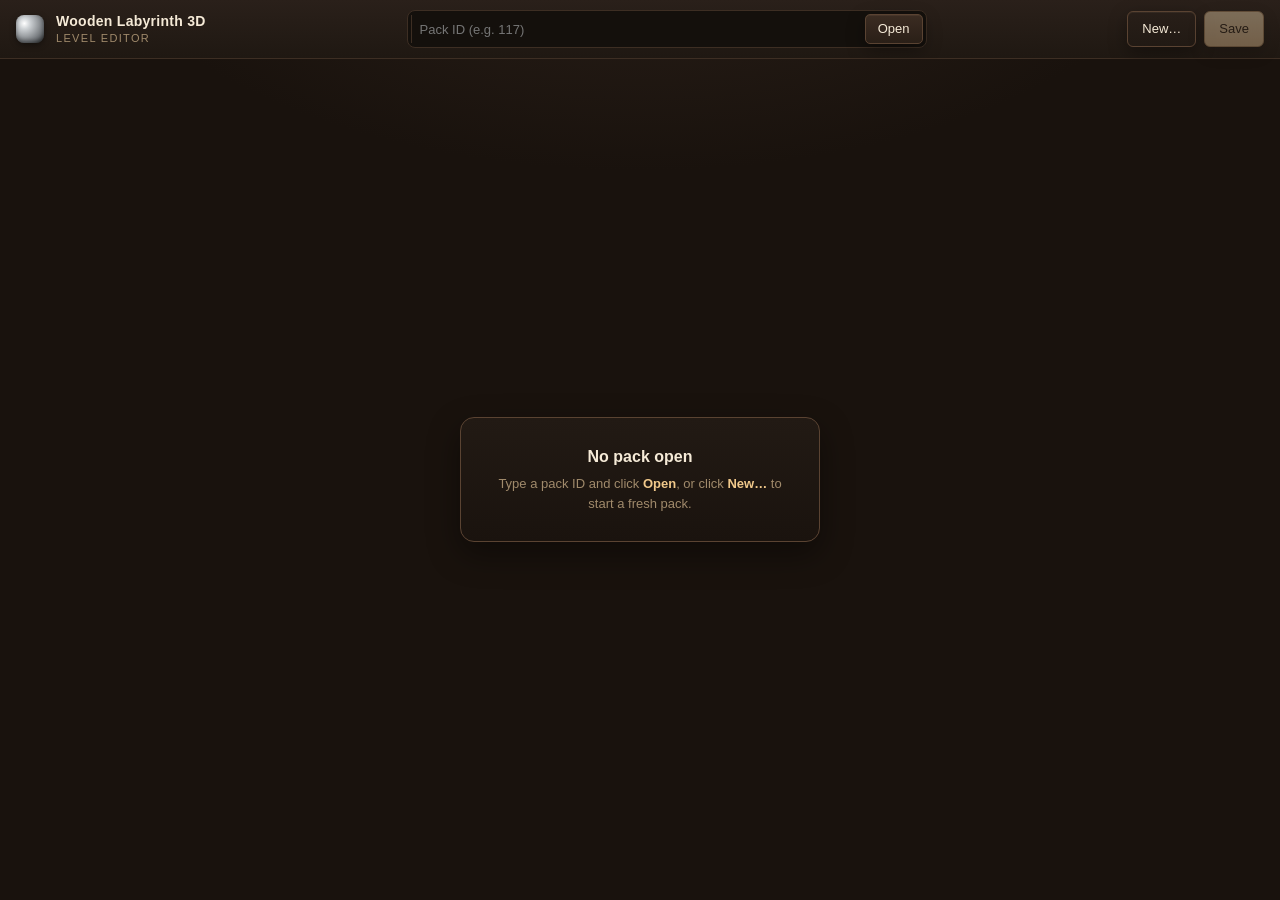
<file: editor/index.html>
<!doctype html>
<html lang="en">
<head>
<script>
(function () {
  var p = location.pathname;
  if (!p.endsWith("/")) p = (/\.[^/]+$/.test(p) ? p.replace(/\/[^/]+$/, "/") : p + "/");
  var b = document.createElement("base");
  b.href = p;
  document.head.appendChild(b);
})();
</script>
<meta charset="utf-8" />
<meta name="viewport" content="width=device-width, initial-scale=1, viewport-fit=cover" />
<title>Wooden Labyrinth 3D — Level Editor</title>
<link rel="stylesheet" href="editor.css?v=11" />
<link rel="icon" href="assets/hole.png" />
</head>
<body>
<header class="topbar">
  <div class="brand">
    <span class="brand-mark"></span>
    <div>
      <h1>Wooden Labyrinth 3D</h1>
      <div class="brand-sub">Level Editor</div>
    </div>
  </div>

  <div class="pack-picker">
    <input id="pack-id" type="text" placeholder="Pack ID (e.g. 117)" autocomplete="off" spellcheck="false" inputmode="numeric" />
    <button id="btn-open" class="btn" type="button">Open</button>
  </div>

  <div class="topbar-actions">
    <span id="loaded-indicator" class="loaded-indicator" hidden>
      <span class="dot"></span>
      <span id="loaded-name">no pack</span>
    </span>
    <button id="btn-new-pack" class="btn btn-ghost" type="button">New…</button>
    <button id="btn-save" class="btn btn-primary" type="button" disabled>Save</button>
  </div>
</header>

<main class="layout">
  <aside class="panel panel-left">
    <section class="panel-section">
      <h2>Pack</h2>
      <label class="field">
        <span>Pack name</span>
        <input id="pack-name" type="text" placeholder="My Pack" />
      </label>
      <label class="field">
        <span>Author</span>
        <input id="pack-author" type="text" placeholder="Anonymous" />
      </label>
      <div class="field pwd-field">
        <span>Save password</span>
        <div class="pwd-row">
          <span id="pack-pwd-status" class="pwd-status">—</span>
        </div>
      </div>
    </section>

  </aside>

  <section class="board-wrap" id="board-wrap">

    <!-- ============================== View 1: Empty (no pack) ============================== -->
    <div id="board-empty" class="board-empty">
      <div class="board-empty-card">
        <h2>No pack open</h2>
        <p>Type a pack ID and click <strong>Open</strong>, or click <strong>New…</strong> to start a fresh pack.</p>
      </div>
    </div>

    <!-- ============================== View 2: Pack overview ==============================
      The 2x5 thumbnail grid that mirrors the in-game level select. Click a
      tile to enter the level editor; drag tiles to rearrange the order.
      A pack is always exactly 10 levels — there's no add/remove. -->
    <div id="pack-overview" class="pack-overview" hidden>
      <div class="overview-header">
        <div>
          <h2 id="overview-pack-name">Untitled Pack</h2>
          <div class="muted" id="overview-pack-by">by Anonymous</div>
        </div>
        <div class="muted overview-hint">
          Click a tile to edit it. Drag tiles to reorder the pack.
        </div>
      </div>
      <div class="level-grid" id="level-grid"></div>
    </div>

    <!-- ============================== View 3: Level editor ============================== -->
    <div id="level-editor" class="level-editor" hidden>
      <div class="editor-header">
        <button id="btn-back-to-pack" class="btn btn-ghost" type="button">← Back to pack</button>
        <div class="editor-title">
          Level <b id="cur-level-num">1</b> <span class="muted">/ 10</span>
          <span class="editor-title-sep">·</span>
          <span id="cur-level-title">Untitled</span>
        </div>
        <div class="editor-header-spacer"></div>
        <button id="btn-prev-level" class="btn btn-ghost btn-sm" type="button" title="Previous level (←)">‹</button>
        <button id="btn-next-level" class="btn btn-ghost btn-sm" type="button" title="Next level (→)">›</button>
      </div>

      <div class="toolbar">
        <div class="tool-group" role="radiogroup" aria-label="Tool">
          <button class="tool" data-tool="select" title="Select / move (V)">Select</button>
          <button class="tool" data-tool="wall" title="Draw wall (W)">Wall</button>
          <button class="tool" data-tool="hole" title="Place hole (H)">Hole</button>
          <button class="tool" data-tool="start" title="Place start (S)">Start</button>
          <button class="tool" data-tool="goal" title="Place goal (G)">Goal</button>
        </div>
        <div class="toolbar-spacer"></div>
        <div class="tool-group">
          <label class="check"><input id="opt-grid" type="checkbox" checked /> Grid</label>
          <label class="check"><input id="opt-snap" type="checkbox" checked /> Snap</label>
          <label class="field-inline">
            <span>Step</span>
            <select id="opt-step">
              <option value="1">1 px</option>
              <option value="2">2 px</option>
              <option value="4">4 px</option>
              <option value="8" selected>8 px</option>
              <option value="16">16 px</option>
            </select>
          </label>
        </div>
      </div>

      <div class="canvas-stage" id="canvas-stage">
        <canvas id="board" width="480" height="320" aria-label="Level board"></canvas>
      </div>

      <div class="hint">
        <strong>Tip:</strong> drag the corner handle to resize a wall. Press
        <kbd>H</kbd> to toggle wall height (full / half). Arrows nudge selection
        (<kbd>⇧</kbd> = 10 px). <kbd>D</kbd> duplicates, <kbd>⌫</kbd> deletes.
        <kbd>⌘Z</kbd> / <kbd>⇧⌘Z</kbd> undo / redo. <kbd>⌘S</kbd> saves your pack.
      </div>
    </div>
  </section>

  <aside class="panel panel-right">
    <section class="panel-section">
      <h2>Selection</h2>
      <div id="sel-empty" class="muted">Nothing selected. Click an element on the board.</div>
      <div id="sel-form" hidden>
        <div class="sel-actions">
          <button id="sel-dup" class="btn btn-ghost" type="button">Duplicate</button>
          <button id="sel-del" class="btn btn-danger" type="button">Delete</button>
        </div>
        <div class="sel-kind"><span id="sel-kind-label"></span></div>
        <div class="field-row">
          <label class="field"><span>X</span><input id="sel-x" type="number" step="1" /></label>
          <label class="field"><span>Y</span><input id="sel-y" type="number" step="1" /></label>
        </div>
        <div class="field-row" id="sel-size-row">
          <label class="field"><span id="sel-w-label">Width</span><input id="sel-w" type="number" min="1" step="1" /></label>
          <label class="field" id="sel-h-field"><span>Height</span><input id="sel-h" type="number" min="1" step="1" /></label>
        </div>
        <div id="sel-wall-extra" class="field" hidden>
          <span>Wall height</span>
          <div class="seg">
            <button type="button" data-size="0.5" class="seg-btn">Low (0.5)</button>
            <button type="button" data-size="1"   class="seg-btn">Full (1.0)</button>
          </div>
        </div>
      </div>
    </section>

    <section class="panel-section">
      <h2>Level</h2>
      <label class="field">
        <span>Name</span>
        <input id="level-name" type="text" placeholder="Unnamed" />
      </label>
      <div class="field-row">
        <label class="field">
          <span>Par time (s)</span>
          <input id="level-partime" type="number" min="0" step="1" />
        </label>
        <label class="field">
          <span>Dev time (s)</span>
          <input id="level-devtime" type="number" min="0" step="0.01" />
        </label>
      </div>
      <label class="check">
        <input id="level-jump" type="checkbox" />
        Allow jumping
      </label>
    </section>

    <section class="panel-section">
      <h2>Stats</h2>
      <ul class="stats">
        <li><span>Walls</span><b id="stat-walls">0</b></li>
        <li><span>Holes</span><b id="stat-holes">0</b></li>
        <li><span>Start</span><b id="stat-start">—</b></li>
        <li><span>Goal</span><b id="stat-goal">—</b></li>
      </ul>
    </section>
  </aside>
</main>

<!-- ============================== New-pack modal ============================== -->
<div id="newpack-modal" class="modal" hidden aria-modal="true" role="dialog">
  <div class="modal-backdrop" data-close></div>
  <div class="modal-card modal-card-sm">
    <header class="modal-header">
      <h2>New pack</h2>
      <button class="icon-btn" type="button" data-close aria-label="Close">×</button>
    </header>
    <div class="modal-body">
      <p class="muted">
        Creates an empty pack in your browser. Click <b>Save</b> when you're
        ready — you'll get an ID and can optionally set a password.
      </p>
      <label class="field">
        <span>Pack name (shown in game)</span>
        <input id="new-name" type="text" placeholder="My Cool Pack" />
      </label>
      <label class="field">
        <span>Author</span>
        <input id="new-author" type="text" placeholder="Your name" />
      </label>
    </div>
    <footer class="modal-footer">
      <div class="modal-footer-spacer"></div>
      <button class="btn btn-ghost" type="button" data-close>Cancel</button>
      <button id="new-create" class="btn btn-primary" type="button">Start editing</button>
    </footer>
  </div>
</div>

<!-- ============================== Save password modal ============================== -->
<div id="save-modal" class="modal" hidden aria-modal="true" role="dialog">
  <div class="modal-backdrop"></div>
  <div class="modal-card modal-card-sm">
    <header class="modal-header">
      <h2 id="save-title">Save pack</h2>
    </header>
    <div class="modal-body">
      <p id="save-message" class="muted"></p>
      <label class="field">
        <span id="save-password-label">Password (optional)</span>
        <input id="save-password" type="password" autocomplete="new-password" placeholder="Leave blank for no password" />
        <small id="save-error" class="pwd-error"></small>
      </label>
    </div>
    <footer class="modal-footer">
      <div class="modal-footer-spacer"></div>
      <button id="save-cancel" class="btn btn-ghost" type="button">Cancel</button>
      <button id="save-submit" class="btn btn-primary" type="button">Save</button>
    </footer>
  </div>
</div>

<!-- ============================== Saved successfully modal ============================== -->
<div id="saved-modal" class="modal" hidden aria-modal="true" role="dialog">
  <div class="modal-backdrop"></div>
  <div class="modal-card modal-card-sm">
    <header class="modal-header">
      <h2>Saved successfully</h2>
    </header>
    <div class="modal-body saved-body">
      <div class="saved-id-block">
        <span class="saved-id-label">Your pack ID</span>
        <span id="saved-id" class="saved-id-num">—</span>
      </div>
      <p id="saved-message" class="muted saved-hint">
        Remember this number — type it in the pack ID field above to open your pack again,
        or enter it in the game to download it.
      </p>
    </div>
    <footer class="modal-footer">
      <button id="saved-copy" class="btn btn-ghost" type="button">Copy ID</button>
      <div class="modal-footer-spacer"></div>
      <button id="saved-ok" class="btn btn-primary" type="button">OK</button>
    </footer>
  </div>
</div>

<!-- ============================== Save failed modal ============================== -->
<div id="savefail-modal" class="modal" hidden aria-modal="true" role="dialog">
  <div class="modal-backdrop"></div>
  <div class="modal-card modal-card-sm">
    <header class="modal-header">
      <h2>Save failed</h2>
    </header>
    <div class="modal-body">
      <p id="savefail-message" class="muted"></p>
    </div>
    <footer class="modal-footer">
      <button id="savefail-download" class="btn btn-ghost" type="button">Download XML</button>
      <div class="modal-footer-spacer"></div>
      <button id="savefail-ok" class="btn btn-primary" type="button">OK</button>
    </footer>
  </div>
</div>

<div id="toast" class="toast" hidden></div>

<script src="editor.js?v=32" defer></script>
</body>
</html>
</file>
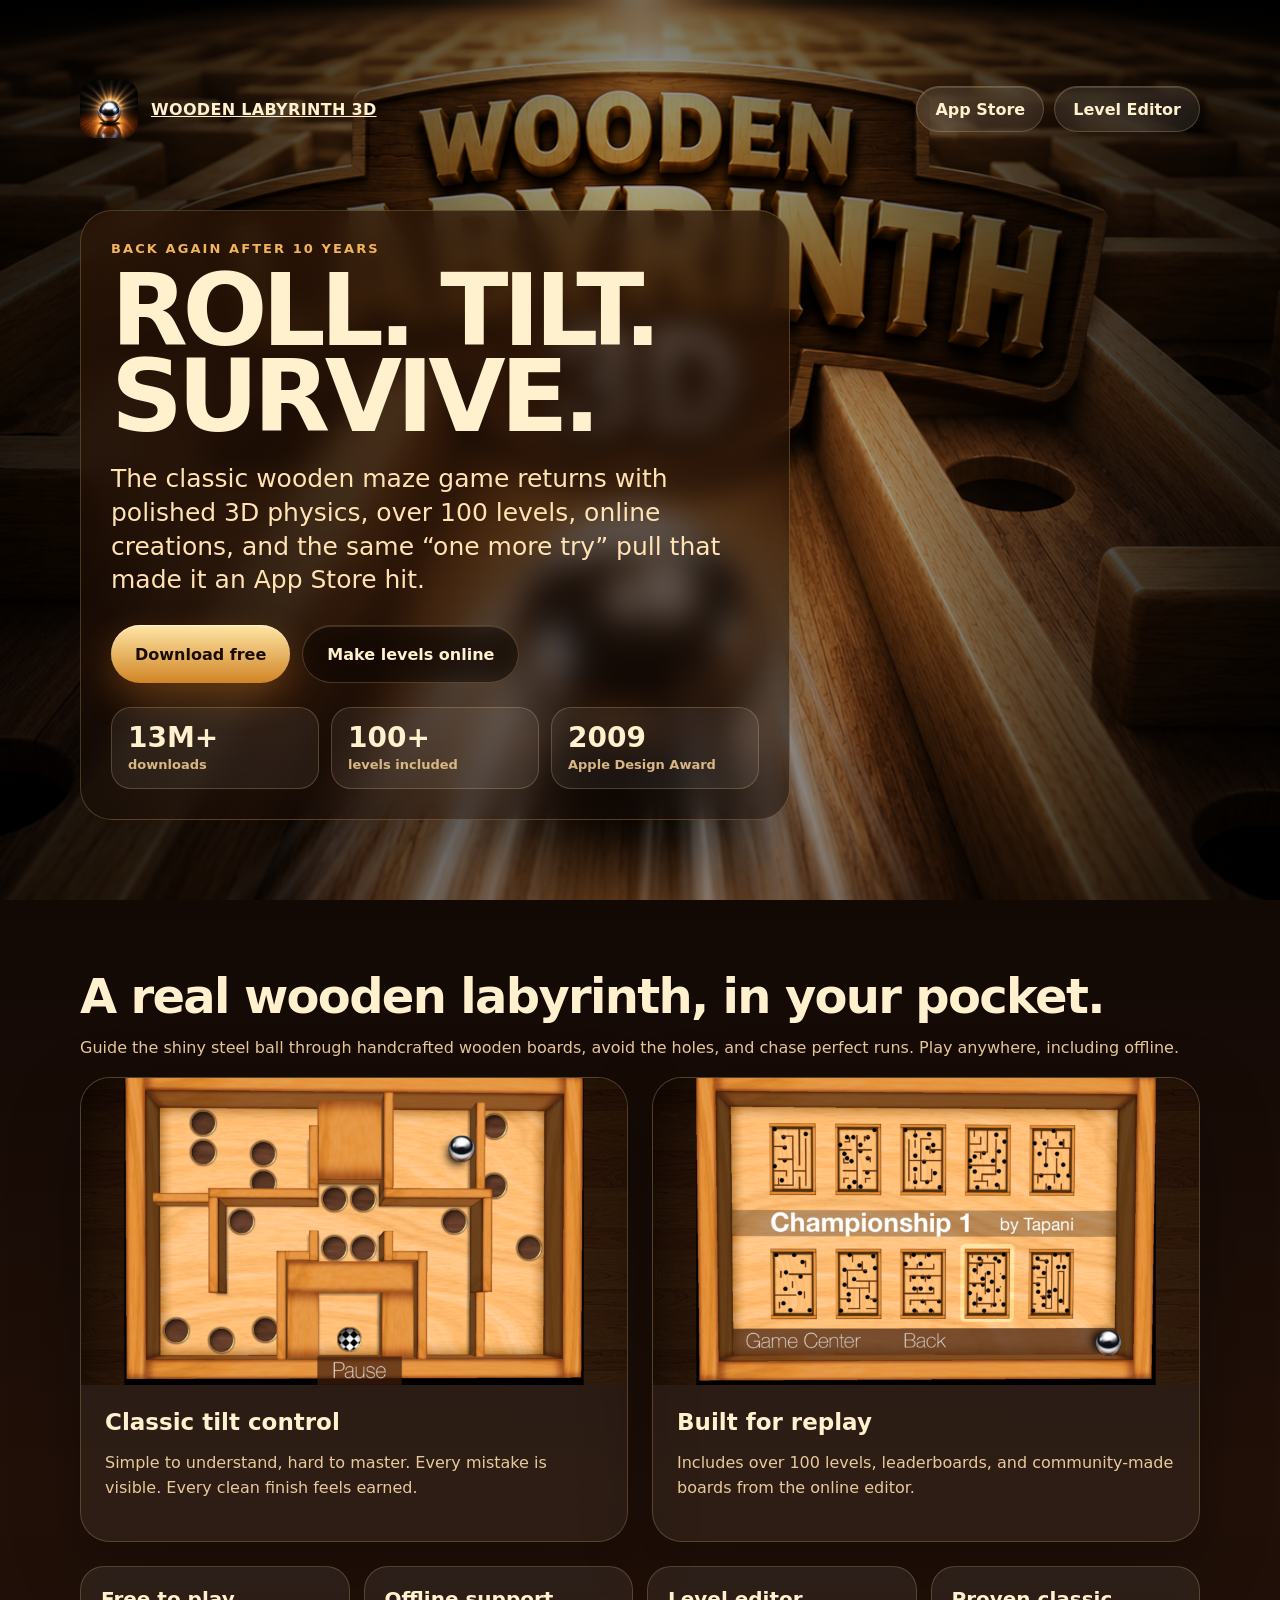
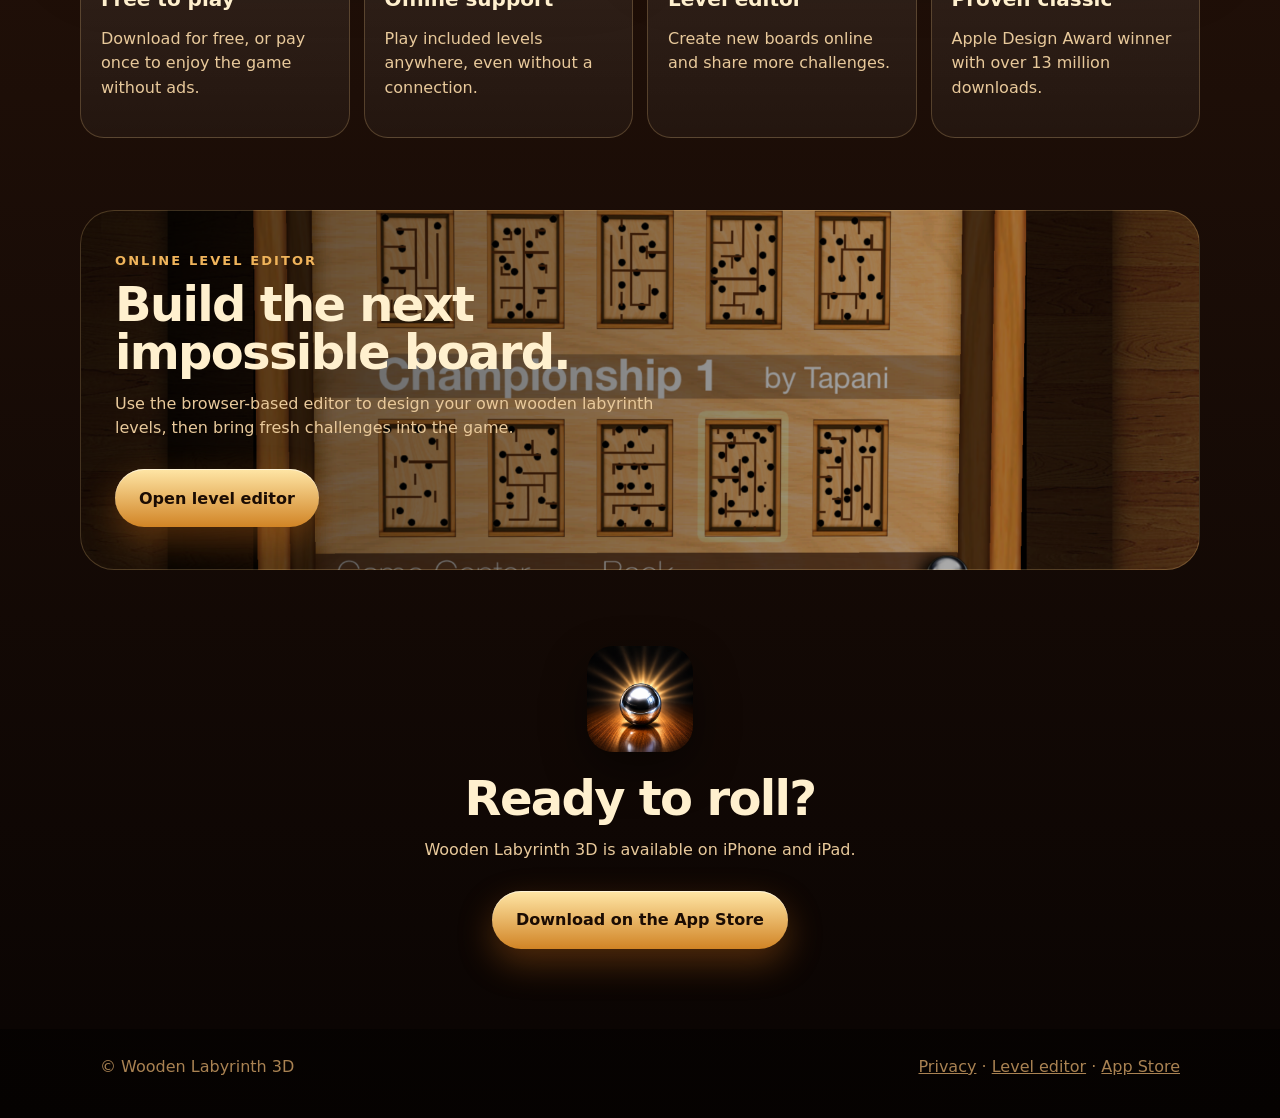
<file: labyrinth/index.html>
<!doctype html>
<html lang="en">
<head>
  <meta charset="utf-8" />
  <meta name="viewport" content="width=device-width, initial-scale=1" />
  <title>Wooden Labyrinth 3D</title>
  <meta name="description" content="Wooden Labyrinth 3D — the classic wooden maze game, back again with 100+ levels, offline play, Game Center, and an online level editor." />
  <style>
    :root {
      --bg: #120905;
      --wood: #c97825;
      --wood-light: #f0b45b;
      --cream: #fff0ce;
      --muted: #d9b783;
      --glass: rgba(33, 17, 8, .62);
      --line: rgba(255, 211, 135, .22);
    }
    * { box-sizing: border-box; }
    body {
      margin: 0;
      font-family: Inter, ui-sans-serif, system-ui, -apple-system, BlinkMacSystemFont, "Segoe UI", sans-serif;
      background: radial-gradient(circle at 50% 0%, #4a220a 0%, var(--bg) 45%, #050201 100%);
      color: var(--cream);
    }
    a { color: inherit; }
    .hero {
      min-height: 100svh;
      display: grid;
      place-items: center;
      position: relative;
      overflow: hidden;
      padding: 32px 20px;
    }
    .hero::before {
      content: "";
      position: absolute;
      inset: 0;
      background:
        linear-gradient(90deg, rgba(0,0,0,.72), rgba(0,0,0,.14), rgba(0,0,0,.72)),
        url("splash2.png") center / cover no-repeat;
      transform: scale(1.02);
    }
    .hero::after {
      content: "";
      position: absolute;
      inset: 0;
      background: radial-gradient(circle at 50% 62%, transparent 0 26%, rgba(0,0,0,.54) 74%);
    }
    .wrap {
      width: min(1120px, 100%);
      position: relative;
      z-index: 1;
    }
    .topbar {
      display: flex;
      justify-content: space-between;
      align-items: center;
      gap: 16px;
      margin-bottom: 72px;
    }
    .brand {
      display: flex;
      align-items: center;
      gap: 13px;
      font-weight: 900;
      letter-spacing: .02em;
      text-transform: uppercase;
    }
    .brand img {
      width: 58px;
      height: 58px;
      border-radius: 15px;
      box-shadow: 0 10px 32px rgba(0,0,0,.45);
    }
    .nav {
      display: flex;
      gap: 10px;
      flex-wrap: wrap;
      justify-content: flex-end;
    }
    .pill, .button {
      display: inline-flex;
      align-items: center;
      justify-content: center;
      min-height: 46px;
      padding: 0 18px;
      border: 1px solid var(--line);
      border-radius: 999px;
      background: rgba(255,255,255,.08);
      backdrop-filter: blur(12px);
      text-decoration: none;
      font-weight: 800;
      box-shadow: inset 0 1px rgba(255,255,255,.15);
    }
    .copy {
      width: min(710px, 100%);
      padding: 30px;
      border: 1px solid var(--line);
      border-radius: 32px;
      background: linear-gradient(180deg, rgba(43,21,7,.75), rgba(18,9,5,.60));
      box-shadow: 0 32px 90px rgba(0,0,0,.48);
      backdrop-filter: blur(14px);
    }
    .eyebrow {
      color: var(--wood-light);
      text-transform: uppercase;
      letter-spacing: .16em;
      font-size: 13px;
      font-weight: 900;
      margin-bottom: 12px;
    }
    h1 {
      margin: 0;
      font-size: clamp(48px, 8vw, 100px);
      line-height: .86;
      letter-spacing: -.055em;
      text-transform: uppercase;
    }
    .lead {
      margin: 22px 0 0;
      font-size: clamp(18px, 2.3vw, 25px);
      line-height: 1.35;
      color: #ffe3b3;
      max-width: 640px;
    }
    .actions {
      display: flex;
      flex-wrap: wrap;
      gap: 12px;
      margin-top: 28px;
    }
    .button.primary {
      min-height: 58px;
      padding: 0 24px;
      color: #1b0c03;
      background: linear-gradient(#ffe6a6, #d18425);
      border: 0;
      box-shadow: 0 14px 34px rgba(207,113,25,.35), inset 0 1px rgba(255,255,255,.55);
    }
    .button.secondary {
      min-height: 58px;
      padding: 0 24px;
      background: rgba(0,0,0,.28);
    }
    .stats {
      display: grid;
      grid-template-columns: repeat(3, 1fr);
      gap: 12px;
      margin-top: 24px;
    }
    .stat {
      border: 1px solid var(--line);
      border-radius: 20px;
      padding: 16px;
      background: rgba(255,255,255,.06);
    }
    .stat strong {
      display: block;
      font-size: 28px;
      line-height: 1;
    }
    .stat span {
      display: block;
      margin-top: 5px;
      color: var(--muted);
      font-size: 13px;
      font-weight: 700;
    }
    main {
      background: linear-gradient(180deg, #120905, #211008 34%, #0b0503);
      padding: 72px 20px;
    }
    .section {
      width: min(1120px, 100%);
      margin: 0 auto;
    }
    .grid {
      display: grid;
      grid-template-columns: 1fr 1fr;
      gap: 24px;
      align-items: stretch;
    }
    .card {
      border: 1px solid var(--line);
      border-radius: 30px;
      overflow: hidden;
      background: rgba(255,255,255,.055);
      box-shadow: 0 22px 70px rgba(0,0,0,.28);
    }
    .card img {
      display: block;
      width: 100%;
      aspect-ratio: 16 / 9;
      object-fit: cover;
    }
    .card-body {
      padding: 24px;
    }
    h2 {
      margin: 0 0 12px;
      font-size: clamp(30px, 4vw, 48px);
      line-height: 1;
      letter-spacing: -.035em;
    }
    h3 {
      margin: 0 0 8px;
      font-size: 23px;
    }
    p {
      color: #e8c99b;
      line-height: 1.55;
    }
    .features {
      display: grid;
      grid-template-columns: repeat(4, 1fr);
      gap: 14px;
      margin-top: 24px;
    }
    .feature {
      padding: 20px;
      border-radius: 24px;
      background: linear-gradient(180deg, rgba(255,255,255,.075), rgba(255,255,255,.035));
      border: 1px solid var(--line);
      min-height: 150px;
    }
    .feature b {
      display: block;
      font-size: 20px;
      margin-bottom: 8px;
    }
    .editor {
      margin-top: 72px;
      display: grid;
      grid-template-columns: 1.1fr .9fr;
      gap: 24px;
      align-items: center;
      padding: 34px;
      border-radius: 34px;
      border: 1px solid var(--line);
      background:
        linear-gradient(90deg, rgba(0,0,0,.68), rgba(0,0,0,.24)),
        url("levels.png") center / cover no-repeat;
      min-height: 360px;
      overflow: hidden;
    }
    .editor h2, .editor p { max-width: 580px; }
    .final {
      text-align: center;
      margin-top: 76px;
      padding-bottom: 8px;
    }
    .final img {
      width: 106px;
      height: 106px;
      border-radius: 26px;
      box-shadow: 0 18px 45px rgba(0,0,0,.45);
      margin-bottom: 18px;
    }
    footer {
      width: min(1120px, 100%);
      margin: 0 auto;
      padding: 28px 20px 42px;
      color: #a98252;
      display: flex;
      justify-content: space-between;
      gap: 16px;
      flex-wrap: wrap;
    }
    @media (max-width: 820px) {
      .topbar { align-items: flex-start; margin-bottom: 36px; }
      .brand span { display: none; }
      .copy { padding: 22px; border-radius: 24px; }
      .stats, .grid, .features, .editor { grid-template-columns: 1fr; }
      .features { gap: 10px; }
      .editor { padding: 24px; }
    }
  </style>
</head>
<body>
  <section class="hero">
    <div class="wrap">
      <div class="topbar">
        <a class="brand" href="#">
          <img src="appIcon.png" alt="Wooden Labyrinth 3D app icon">
          <span>Wooden Labyrinth 3D</span>
        </a>
        <nav class="nav">
          <a class="pill" href="https://apps.apple.com/app/id305713066" aria-label="Download on the App Store">App Store</a>
          <a class="pill" href="https://hammer-golf.com/editor" aria-label="Open the online level editor">Level Editor</a>
        </nav>
      </div>

      <div class="copy">
        <div class="eyebrow">Back again after 10 years</div>
        <h1>Roll. Tilt. Survive.</h1>
        <p class="lead">The classic wooden maze game returns with polished 3D physics, over 100 levels, online creations, and the same “one more try” pull that made it an App Store hit.</p>
        <div class="actions">
          <a class="button primary" href="https://apps.apple.com/app/id305713066">Download free</a>
          <a class="button secondary" href="https://hammer-golf.com/editor">Make levels online</a>
        </div>
        <div class="stats">
          <div class="stat"><strong>13M+</strong><span>downloads</span></div>
          <div class="stat"><strong>100+</strong><span>levels included</span></div>
          <div class="stat"><strong>2009</strong><span>Apple Design Award</span></div>
        </div>
      </div>
    </div>
  </section>

  <main>
    <section class="section">
      <h2>A real wooden labyrinth, in your pocket.</h2>
      <p>Guide the shiny steel ball through handcrafted wooden boards, avoid the holes, and chase perfect runs. Play anywhere, including offline.</p>

      <div class="grid">
        <article class="card">
          <img src="gameplay.png" alt="Gameplay screenshot of a wooden labyrinth level">
          <div class="card-body">
            <h3>Classic tilt control</h3>
            <p>Simple to understand, hard to master. Every mistake is visible. Every clean finish feels earned.</p>
          </div>
        </article>
        <article class="card">
          <img src="levels.png" alt="Level selection screen with multiple wooden labyrinth boards">
          <div class="card-body">
            <h3>Built for replay</h3>
            <p>Includes over 100 levels, leaderboards, and community-made boards from the online editor.</p>
          </div>
        </article>
      </div>

      <div class="features">
        <div class="feature"><b>Free to play</b><p>Download for free, or pay once to enjoy the game without ads.</p></div>
        <div class="feature"><b>Offline support</b><p>Play included levels anywhere, even without a connection.</p></div>
        <div class="feature"><b>Level editor</b><p>Create new boards online and share more challenges.</p></div>
        <div class="feature"><b>Proven classic</b><p>Apple Design Award winner with over 13 million downloads.</p></div>
      </div>

      <div class="editor">
        <div>
          <div class="eyebrow">Online level editor</div>
          <h2>Build the next impossible board.</h2>
          <p>Use the browser-based editor to design your own wooden labyrinth levels, then bring fresh challenges into the game.</p>
          <div class="actions">
            <a class="button primary" href="https://hammer-golf.com/editor">Open level editor</a>
          </div>
        </div>
      </div>

      <div class="final">
        <img src="appIcon.png" alt="Wooden Labyrinth 3D app icon">
        <h2>Ready to roll?</h2>
        <p>Wooden Labyrinth 3D is available on iPhone and iPad.</p>
        <div class="actions" style="justify-content:center">
          <a class="button primary" href="https://apps.apple.com/app/id305713066">Download on the App Store</a>
        </div>
      </div>
    </section>
  </main>

  <footer>
    <span>© Wooden Labyrinth 3D</span>
    <span><a href="privacy/">Privacy</a> · <a href="https://hammer-golf.com/editor">Level editor</a> · <a href="https://apps.apple.com/app/id305713066">App Store</a></span>
  </footer>
</body>
</html>
</file>
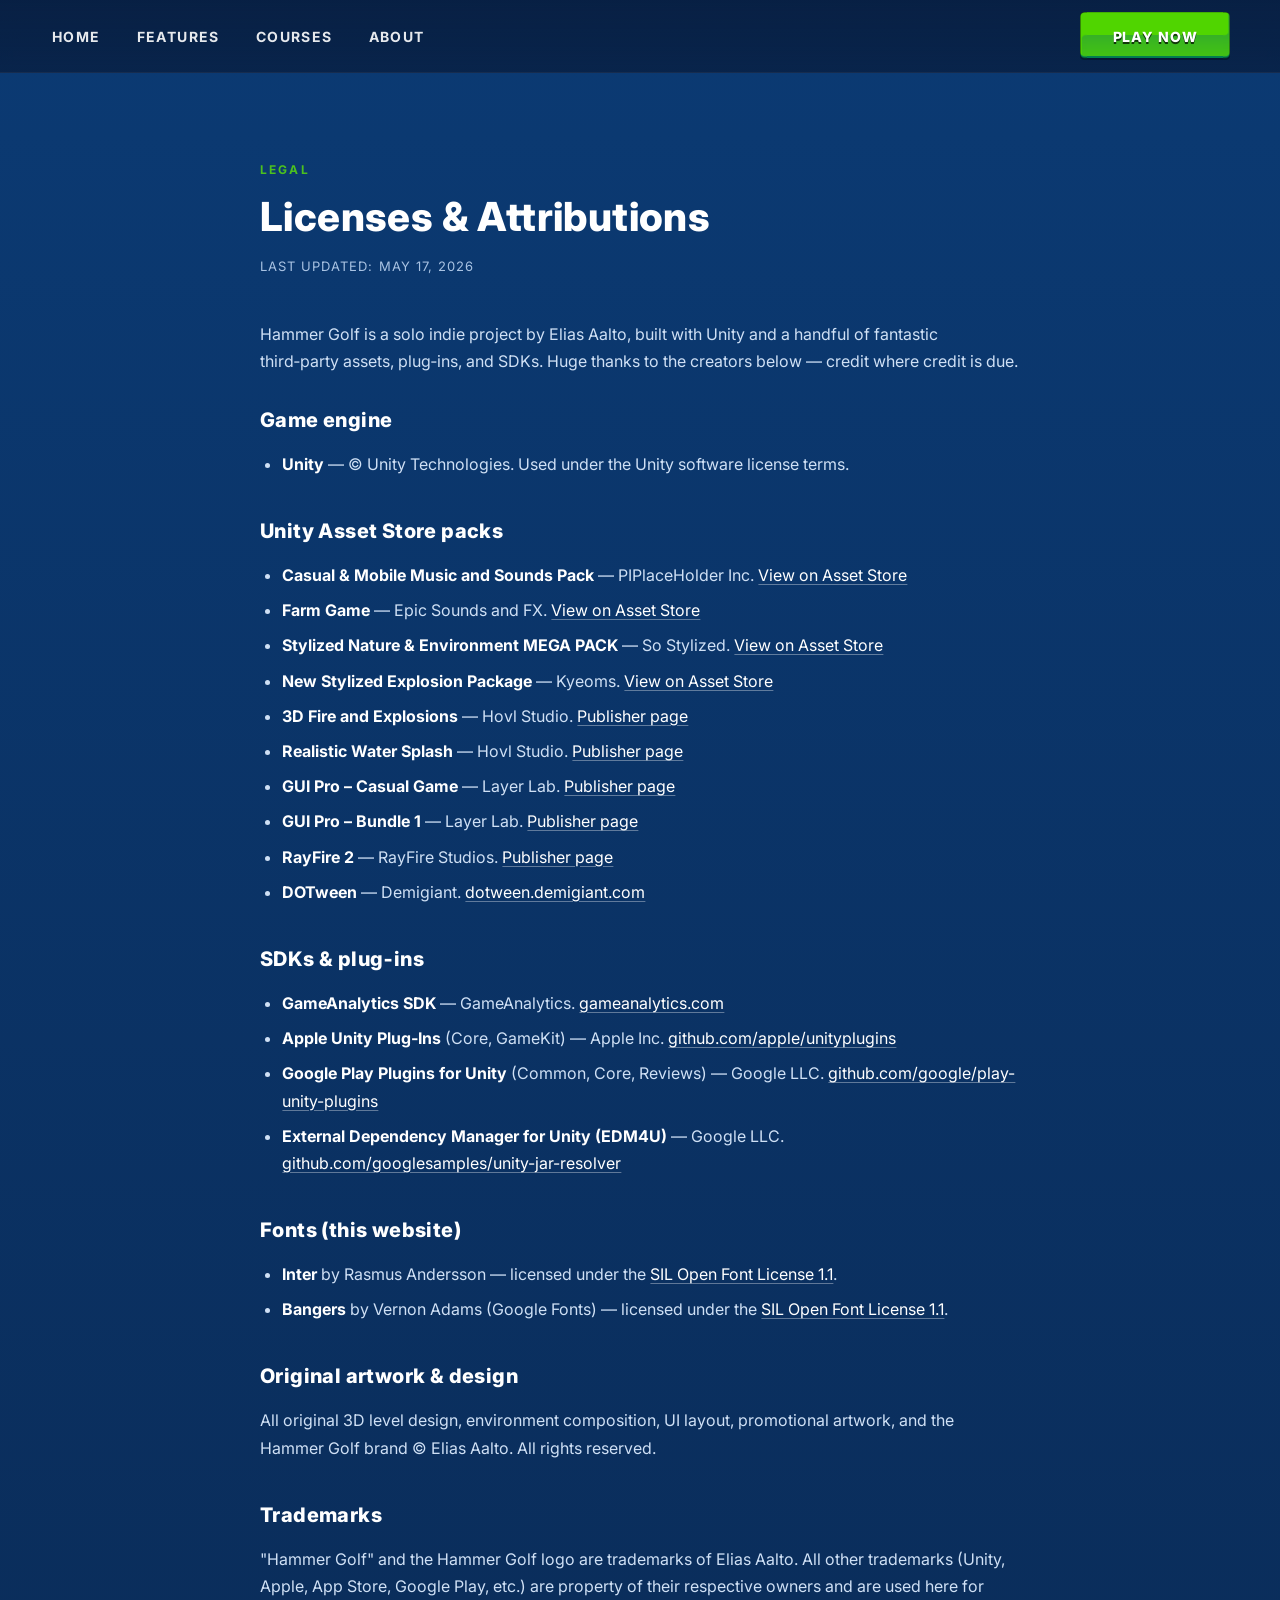
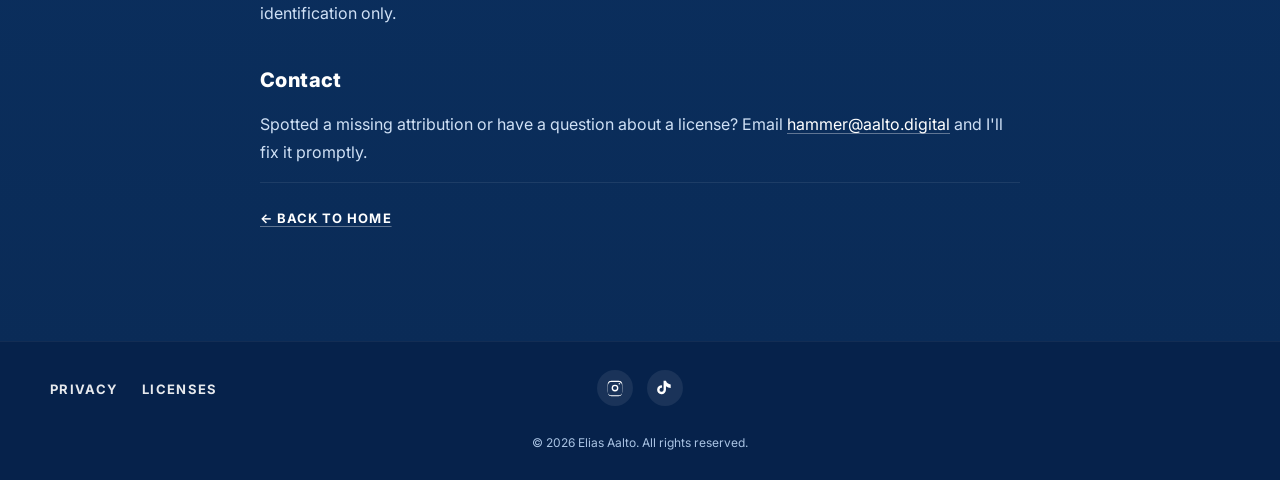
<file: licenses/index.html>
<!doctype html>
<html lang="en">
  <head>
    <meta charset="utf-8" />
    <meta name="viewport" content="width=device-width, initial-scale=1, viewport-fit=cover" />
    <meta name="theme-color" content="#0b3a73" />
    <title>Licenses & Attributions — Hammer Golf</title>
    <meta name="description" content="Open source software, fonts, and assets used in Hammer Golf." />
    <meta name="robots" content="index, follow" />

    <link rel="preconnect" href="https://fonts.googleapis.com" />
    <link rel="preconnect" href="https://fonts.gstatic.com" crossorigin />
    <link
      href="https://fonts.googleapis.com/css2?family=Bangers&family=Inter:wght@400;500;600;700;800&display=swap"
      rel="stylesheet"
    />

    <link rel="icon" type="image/png" href="../assets/icon-hammer.png" />
    <link rel="stylesheet" href="../styles.css" />
  </head>
  <body class="legal-body">
    <a class="skip-link" href="#main">Skip to content</a>

    <header class="site-header">
      <div class="container header-inner">
        <nav class="primary-nav" aria-label="Primary">
          <ul>
            <li><a href="../">Home</a></li>
            <li><a href="../#features">Features</a></li>
            <li><a href="../#courses">Courses</a></li>
            <li><a href="../#about">About</a></li>
          </ul>
        </nav>

        <a href="https://apps.apple.com/app/6762349301" target="_blank" rel="noopener" class="btn btn-cta btn-cta--sm">Play Now</a>
      </div>
    </header>

    <main id="main" class="legal-page">
      <div class="container legal-container">
        <header class="legal-head">
          <p class="legal-eyebrow">Legal</p>
          <h1>Licenses &amp; Attributions</h1>
          <p class="legal-updated">Last updated: <time datetime="2026-05-17">May 17, 2026</time></p>
        </header>

        <article class="legal-content">
          <p>
            Hammer Golf is a solo indie project by Elias Aalto, built with
            Unity and a handful of fantastic third‑party assets, plug‑ins,
            and SDKs. Huge thanks to the creators below — credit where
            credit is due.
          </p>

          <h2>Game engine</h2>
          <ul>
            <li>
              <strong>Unity</strong> — © Unity Technologies. Used under the
              Unity software license terms.
            </li>
          </ul>

          <h2>Unity Asset Store packs</h2>
          <ul>
            <li>
              <strong>Casual &amp; Mobile Music and Sounds Pack</strong> — PIPlaceHolder Inc.
              <a href="https://assetstore.unity.com/packages/audio/music/casual-mobile-music-and-sounds-pack-292853" target="_blank" rel="noopener">View on Asset Store</a>
            </li>
            <li>
              <strong>Farm Game</strong> — Epic Sounds and FX.
              <a href="https://assetstore.unity.com/packages/audio/sound-fx/farm-game-205558" target="_blank" rel="noopener">View on Asset Store</a>
            </li>
            <li>
              <strong>Stylized Nature &amp; Environment MEGA PACK</strong> — So Stylized.
              <a href="https://assetstore.unity.com/packages/3d/environments/stylized-nature-environment-mega-pack-326646" target="_blank" rel="noopener">View on Asset Store</a>
            </li>
            <li>
              <strong>New Stylized Explosion Package</strong> — Kyeoms.
              <a href="https://assetstore.unity.com/packages/vfx/particles/new-stylized-explosion-package-260177" target="_blank" rel="noopener">View on Asset Store</a>
            </li>
            <li>
              <strong>3D Fire and Explosions</strong> — Hovl Studio.
              <a href="https://assetstore.unity.com/publishers/4486" target="_blank" rel="noopener">Publisher page</a>
            </li>
            <li>
              <strong>Realistic Water Splash</strong> — Hovl Studio.
              <a href="https://assetstore.unity.com/publishers/4486" target="_blank" rel="noopener">Publisher page</a>
            </li>
            <li>
              <strong>GUI Pro – Casual Game</strong> — Layer Lab.
              <a href="https://assetstore.unity.com/publishers/33485" target="_blank" rel="noopener">Publisher page</a>
            </li>
            <li>
              <strong>GUI Pro – Bundle 1</strong> — Layer Lab.
              <a href="https://assetstore.unity.com/publishers/33485" target="_blank" rel="noopener">Publisher page</a>
            </li>
            <li>
              <strong>RayFire 2</strong> — RayFire Studios.
              <a href="https://assetstore.unity.com/publishers/9939" target="_blank" rel="noopener">Publisher page</a>
            </li>
            <li>
              <strong>DOTween</strong> — Demigiant.
              <a href="http://dotween.demigiant.com/" target="_blank" rel="noopener">dotween.demigiant.com</a>
            </li>
          </ul>

          <h2>SDKs &amp; plug‑ins</h2>
          <ul>
            <li>
              <strong>GameAnalytics SDK</strong> — GameAnalytics.
              <a href="https://gameanalytics.com/" target="_blank" rel="noopener">gameanalytics.com</a>
            </li>
            <li>
              <strong>Apple Unity Plug‑Ins</strong> (Core, GameKit) — Apple Inc.
              <a href="https://github.com/apple/unityplugins" target="_blank" rel="noopener">github.com/apple/unityplugins</a>
            </li>
            <li>
              <strong>Google Play Plugins for Unity</strong> (Common, Core, Reviews) — Google LLC.
              <a href="https://github.com/google/play-unity-plugins" target="_blank" rel="noopener">github.com/google/play-unity-plugins</a>
            </li>
            <li>
              <strong>External Dependency Manager for Unity (EDM4U)</strong> — Google LLC.
              <a href="https://github.com/googlesamples/unity-jar-resolver" target="_blank" rel="noopener">github.com/googlesamples/unity-jar-resolver</a>
            </li>
          </ul>

          <h2>Fonts (this website)</h2>
          <ul>
            <li>
              <strong>Inter</strong> by Rasmus Andersson — licensed under the
              <a href="https://openfontlicense.org/" target="_blank" rel="noopener">SIL Open Font License 1.1</a>.
            </li>
            <li>
              <strong>Bangers</strong> by Vernon Adams (Google Fonts) — licensed under the
              <a href="https://openfontlicense.org/" target="_blank" rel="noopener">SIL Open Font License 1.1</a>.
            </li>
          </ul>

          <h2>Original artwork &amp; design</h2>
          <p>
            All original 3D level design, environment composition, UI layout,
            promotional artwork, and the Hammer Golf brand
            © Elias Aalto. All rights reserved.
          </p>

          <h2>Trademarks</h2>
          <p>
            "Hammer Golf" and the Hammer Golf logo are trademarks of Elias
            Aalto. All other trademarks (Unity, Apple, App Store, Google
            Play, etc.) are property of their respective owners and are used
            here for identification only.
          </p>

          <h2>Contact</h2>
          <p>
            Spotted a missing attribution or have a question about a
            license? Email
            <a href="mailto:hammer@aalto.digital">hammer@aalto.digital</a>
            and I'll fix it promptly.
          </p>

          <p class="legal-back">
            <a href="../">← Back to home</a>
          </p>
        </article>
      </div>
    </main>

    <footer class="site-footer">
      <div class="container footer-inner">
        <nav class="footer-nav" aria-label="Footer">
          <ul>
            <li><a href="/privacy/">Privacy</a></li>
            <li><a href="/licenses/">Licenses</a></li>
          </ul>
        </nav>

        <ul class="social" aria-label="Social media">
          <li>
            <a href="https://www.instagram.com/hammer.golf.game/" target="_blank" rel="noopener" aria-label="Hammer Golf on Instagram">
              <svg viewBox="0 0 24 24" aria-hidden="true">
                <path d="M12 2.2c3.2 0 3.6 0 4.8.07 1.2.06 1.8.25 2.2.42a3.7 3.7 0 0 1 1.4.9c.4.4.7.8.9 1.4.17.4.36 1 .42 2.2.07 1.2.07 1.6.07 4.8s0 3.6-.07 4.8c-.06 1.2-.25 1.8-.42 2.2a3.7 3.7 0 0 1-.9 1.4c-.4.4-.8.7-1.4.9-.4.17-1 .36-2.2.42-1.2.07-1.6.07-4.8.07s-3.6 0-4.8-.07c-1.2-.06-1.8-.25-2.2-.42a3.7 3.7 0 0 1-1.4-.9 3.7 3.7 0 0 1-.9-1.4c-.17-.4-.36-1-.42-2.2C2.2 15.6 2.2 15.2 2.2 12s0-3.6.07-4.8c.06-1.2.25-1.8.42-2.2.2-.6.5-1 .9-1.4.4-.4.8-.7 1.4-.9.4-.17 1-.36 2.2-.42C8.4 2.2 8.8 2.2 12 2.2zm0 1.8c-3.15 0-3.52 0-4.7.07-1.1.05-1.7.23-2.1.39-.5.2-.9.45-1.3.85-.4.4-.65.8-.85 1.3-.16.4-.34 1-.39 2.1C2.6 9.9 2.6 10.3 2.6 13.5s0 3.6.06 4.7c.05 1.1.23 1.7.39 2.1.2.5.45.9.85 1.3.4.4.8.65 1.3.85.4.16 1 .34 2.1.39 1.18.07 1.55.07 4.7.07s3.52 0 4.7-.07c1.1-.05 1.7-.23 2.1-.39.5-.2.9-.45 1.3-.85.4-.4.65-.8.85-1.3.16-.4.34-1 .39-2.1.07-1.18.07-1.55.07-4.7s0-3.52-.07-4.7c-.05-1.1-.23-1.7-.39-2.1-.2-.5-.45-.9-.85-1.3-.4-.4-.8-.65-1.3-.85-.4-.16-1-.34-2.1-.39-1.18-.07-1.55-.07-4.7-.07z" fill="currentColor"/>
                <circle cx="12" cy="12" r="3.6" fill="none" stroke="currentColor" stroke-width="1.8"/>
                <circle cx="17.8" cy="6.3" r="1.1" fill="currentColor"/>
              </svg>
            </a>
          </li>
          <li>
            <a href="https://www.tiktok.com/@hammergolfgame" target="_blank" rel="noopener" aria-label="Hammer Golf on TikTok">
              <svg viewBox="0 0 24 24" aria-hidden="true">
                <path d="M19.6 7.2a6.4 6.4 0 0 1-4-1.4 6.4 6.4 0 0 1-2.3-3.6h-3.2v12.2a2.7 2.7 0 1 1-2-2.6V8.5a5.9 5.9 0 1 0 5.2 5.9V9.6a9.5 9.5 0 0 0 6.3 2.3V7.2z" fill="currentColor"/>
              </svg>
            </a>
          </li>
        </ul>

        <p class="footer-copy">© <span id="year"></span> Elias Aalto. All rights reserved.</p>
      </div>
    </footer>

    <script>document.getElementById("year").textContent = new Date().getFullYear();</script>
  </body>
</html>
</file>
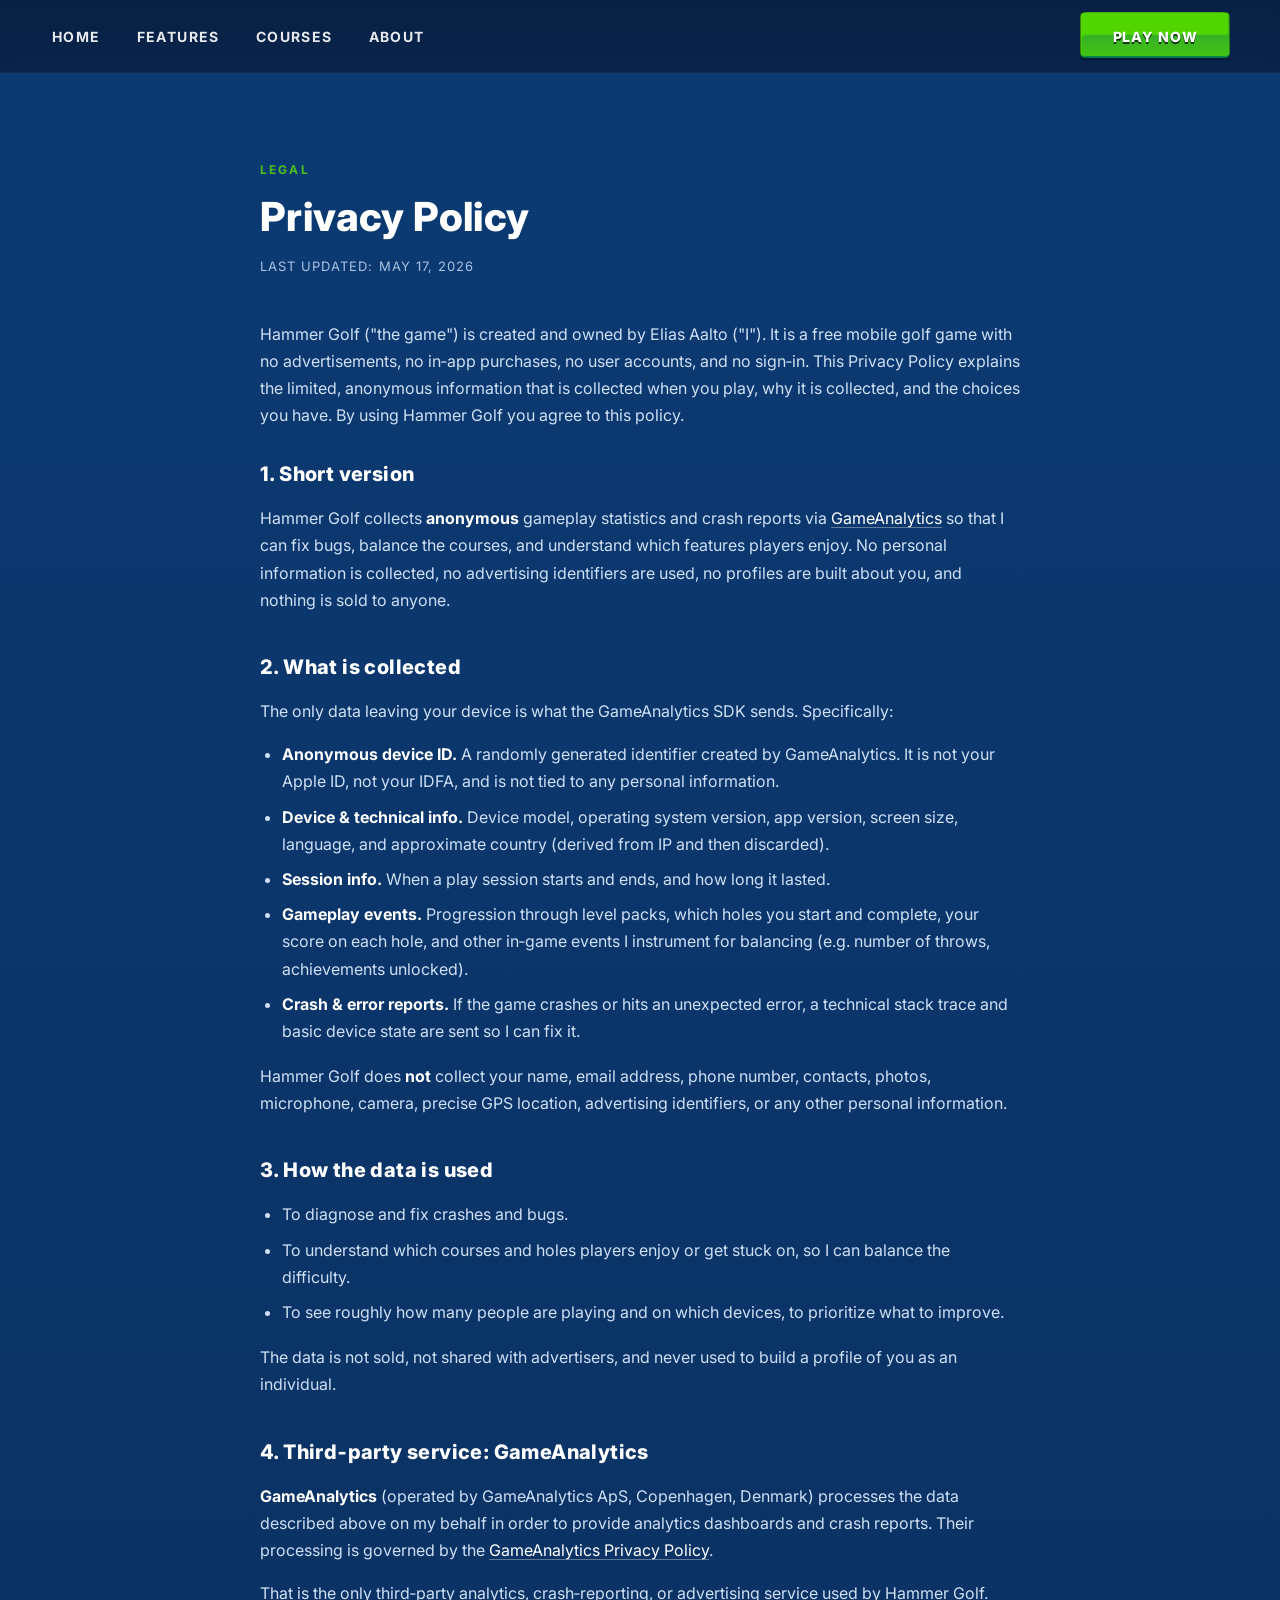
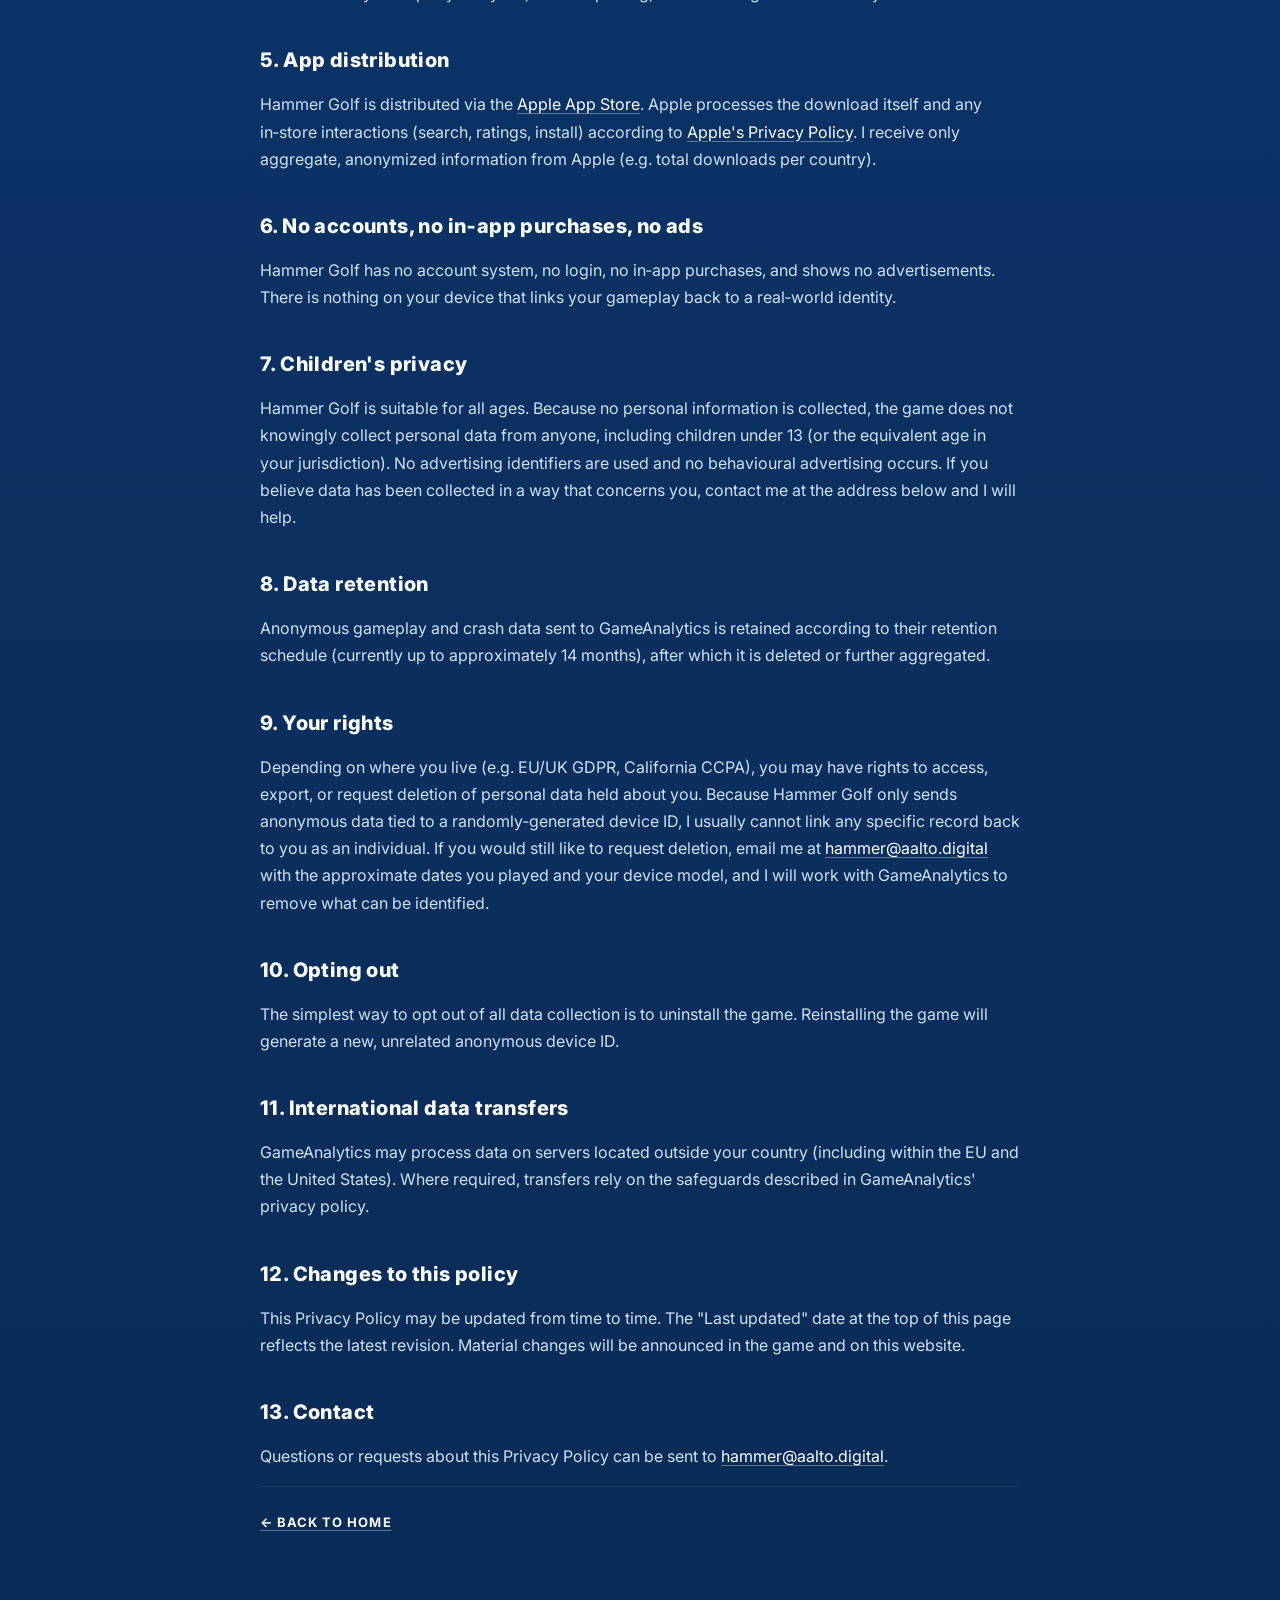
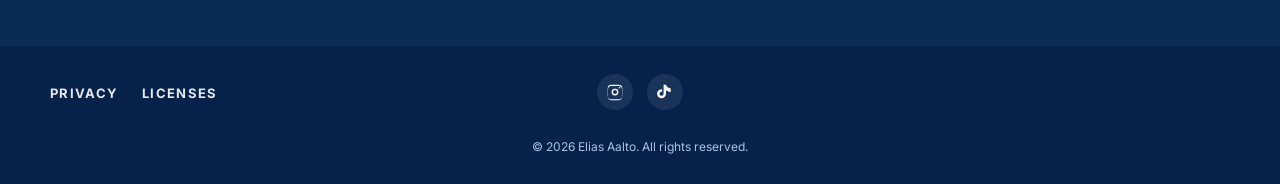
<file: privacy/index.html>
<!doctype html>
<html lang="en">
  <head>
    <meta charset="utf-8" />
    <meta name="viewport" content="width=device-width, initial-scale=1, viewport-fit=cover" />
    <meta name="theme-color" content="#0b3a73" />
    <title>Privacy Policy — Hammer Golf</title>
    <meta name="description" content="Hammer Golf privacy policy: what data we collect, how it's used, and your rights." />
    <meta name="robots" content="index, follow" />

    <link rel="preconnect" href="https://fonts.googleapis.com" />
    <link rel="preconnect" href="https://fonts.gstatic.com" crossorigin />
    <link
      href="https://fonts.googleapis.com/css2?family=Bangers&family=Inter:wght@400;500;600;700;800&display=swap"
      rel="stylesheet"
    />

    <link rel="icon" type="image/png" href="../assets/icon-hammer.png" />
    <link rel="stylesheet" href="../styles.css" />
  </head>
  <body class="legal-body">
    <a class="skip-link" href="#main">Skip to content</a>

    <header class="site-header">
      <div class="container header-inner">
        <nav class="primary-nav" aria-label="Primary">
          <ul>
            <li><a href="../">Home</a></li>
            <li><a href="../#features">Features</a></li>
            <li><a href="../#courses">Courses</a></li>
            <li><a href="../#about">About</a></li>
          </ul>
        </nav>

        <a href="https://apps.apple.com/app/6762349301" target="_blank" rel="noopener" class="btn btn-cta btn-cta--sm">Play Now</a>
      </div>
    </header>

    <main id="main" class="legal-page">
      <div class="container legal-container">
        <header class="legal-head">
          <p class="legal-eyebrow">Legal</p>
          <h1>Privacy Policy</h1>
          <p class="legal-updated">Last updated: <time datetime="2026-05-17">May 17, 2026</time></p>
        </header>

        <article class="legal-content">
          <p>
            Hammer Golf ("the game") is created and owned by Elias Aalto
            ("I"). It is a free mobile golf game with no advertisements, no
            in‑app purchases, no user accounts, and no sign‑in. This Privacy
            Policy explains the limited, anonymous information that is
            collected when you play, why it is collected, and the choices
            you have. By using Hammer Golf you agree to this policy.
          </p>

          <h2>1. Short version</h2>
          <p>
            Hammer Golf collects <strong>anonymous</strong> gameplay
            statistics and crash reports via
            <a href="https://gameanalytics.com/" target="_blank" rel="noopener">GameAnalytics</a>
            so that I can fix bugs, balance the courses, and understand which
            features players enjoy. No personal information is collected, no
            advertising identifiers are used, no profiles are built about
            you, and nothing is sold to anyone.
          </p>

          <h2>2. What is collected</h2>
          <p>
            The only data leaving your device is what the GameAnalytics SDK
            sends. Specifically:
          </p>
          <ul>
            <li>
              <strong>Anonymous device ID.</strong> A randomly generated
              identifier created by GameAnalytics. It is not your Apple ID,
              not your IDFA, and is not tied to any personal information.
            </li>
            <li>
              <strong>Device &amp; technical info.</strong> Device model,
              operating system version, app version, screen size, language,
              and approximate country (derived from IP and then discarded).
            </li>
            <li>
              <strong>Session info.</strong> When a play session starts and
              ends, and how long it lasted.
            </li>
            <li>
              <strong>Gameplay events.</strong> Progression through level
              packs, which holes you start and complete, your score on each
              hole, and other in‑game events I instrument for balancing
              (e.g. number of throws, achievements unlocked).
            </li>
            <li>
              <strong>Crash &amp; error reports.</strong> If the game
              crashes or hits an unexpected error, a technical stack trace
              and basic device state are sent so I can fix it.
            </li>
          </ul>
          <p>
            Hammer Golf does <strong>not</strong> collect your name, email
            address, phone number, contacts, photos, microphone, camera,
            precise GPS location, advertising identifiers, or any other
            personal information.
          </p>

          <h2>3. How the data is used</h2>
          <ul>
            <li>To diagnose and fix crashes and bugs.</li>
            <li>To understand which courses and holes players enjoy or get stuck on, so I can balance the difficulty.</li>
            <li>To see roughly how many people are playing and on which devices, to prioritize what to improve.</li>
          </ul>
          <p>
            The data is not sold, not shared with advertisers, and never
            used to build a profile of you as an individual.
          </p>

          <h2>4. Third‑party service: GameAnalytics</h2>
          <p>
            <strong>GameAnalytics</strong> (operated by GameAnalytics ApS,
            Copenhagen, Denmark) processes the data described above on my
            behalf in order to provide analytics dashboards and crash
            reports. Their processing is governed by the
            <a href="https://gameanalytics.com/privacy/" target="_blank" rel="noopener">GameAnalytics Privacy Policy</a>.
          </p>
          <p>
            That is the only third‑party analytics, crash‑reporting, or
            advertising service used by Hammer Golf.
          </p>

          <h2>5. App distribution</h2>
          <p>
            Hammer Golf is distributed via the
            <a href="https://apps.apple.com/app/6762349301" target="_blank" rel="noopener">Apple App Store</a>.
            Apple processes the download itself and any in‑store interactions
            (search, ratings, install) according to
            <a href="https://www.apple.com/legal/privacy/" target="_blank" rel="noopener">Apple's Privacy Policy</a>.
            I receive only aggregate, anonymized information from Apple
            (e.g. total downloads per country).
          </p>

          <h2>6. No accounts, no in‑app purchases, no ads</h2>
          <p>
            Hammer Golf has no account system, no login, no in‑app
            purchases, and shows no advertisements. There is nothing on
            your device that links your gameplay back to a real‑world
            identity.
          </p>

          <h2>7. Children's privacy</h2>
          <p>
            Hammer Golf is suitable for all ages. Because no personal
            information is collected, the game does not knowingly collect
            personal data from anyone, including children under 13 (or the
            equivalent age in your jurisdiction). No advertising
            identifiers are used and no behavioural advertising occurs.
            If you believe data has been collected in a way that concerns
            you, contact me at the address below and I will help.
          </p>

          <h2>8. Data retention</h2>
          <p>
            Anonymous gameplay and crash data sent to GameAnalytics is
            retained according to their retention schedule (currently up to
            approximately 14 months), after which it is deleted or further
            aggregated.
          </p>

          <h2>9. Your rights</h2>
          <p>
            Depending on where you live (e.g. EU/UK GDPR, California CCPA),
            you may have rights to access, export, or request deletion of
            personal data held about you. Because Hammer Golf only sends
            anonymous data tied to a randomly‑generated device ID, I
            usually cannot link any specific record back to you as an
            individual. If you would still like to request deletion, email
            me at <a href="mailto:hammer@aalto.digital">hammer@aalto.digital</a>
            with the approximate dates you played and your device model,
            and I will work with GameAnalytics to remove what can be
            identified.
          </p>

          <h2>10. Opting out</h2>
          <p>
            The simplest way to opt out of all data collection is to
            uninstall the game. Reinstalling the game will generate a new,
            unrelated anonymous device ID.
          </p>

          <h2>11. International data transfers</h2>
          <p>
            GameAnalytics may process data on servers located outside your
            country (including within the EU and the United States). Where
            required, transfers rely on the safeguards described in
            GameAnalytics' privacy policy.
          </p>

          <h2>12. Changes to this policy</h2>
          <p>
            This Privacy Policy may be updated from time to time. The
            "Last updated" date at the top of this page reflects the latest
            revision. Material changes will be announced in the game and on
            this website.
          </p>

          <h2>13. Contact</h2>
          <p>
            Questions or requests about this Privacy Policy can be sent to
            <a href="mailto:hammer@aalto.digital">hammer@aalto.digital</a>.
          </p>

          <p class="legal-back">
            <a href="../">← Back to home</a>
          </p>
        </article>
      </div>
    </main>

    <footer class="site-footer">
      <div class="container footer-inner">
        <nav class="footer-nav" aria-label="Footer">
          <ul>
            <li><a href="/privacy/">Privacy</a></li>
            <li><a href="/licenses/">Licenses</a></li>
          </ul>
        </nav>

        <ul class="social" aria-label="Social media">
          <li>
            <a href="https://www.instagram.com/hammer.golf.game/" target="_blank" rel="noopener" aria-label="Hammer Golf on Instagram">
              <svg viewBox="0 0 24 24" aria-hidden="true">
                <path d="M12 2.2c3.2 0 3.6 0 4.8.07 1.2.06 1.8.25 2.2.42a3.7 3.7 0 0 1 1.4.9c.4.4.7.8.9 1.4.17.4.36 1 .42 2.2.07 1.2.07 1.6.07 4.8s0 3.6-.07 4.8c-.06 1.2-.25 1.8-.42 2.2a3.7 3.7 0 0 1-.9 1.4c-.4.4-.8.7-1.4.9-.4.17-1 .36-2.2.42-1.2.07-1.6.07-4.8.07s-3.6 0-4.8-.07c-1.2-.06-1.8-.25-2.2-.42a3.7 3.7 0 0 1-1.4-.9 3.7 3.7 0 0 1-.9-1.4c-.17-.4-.36-1-.42-2.2C2.2 15.6 2.2 15.2 2.2 12s0-3.6.07-4.8c.06-1.2.25-1.8.42-2.2.2-.6.5-1 .9-1.4.4-.4.8-.7 1.4-.9.4-.17 1-.36 2.2-.42C8.4 2.2 8.8 2.2 12 2.2zm0 1.8c-3.15 0-3.52 0-4.7.07-1.1.05-1.7.23-2.1.39-.5.2-.9.45-1.3.85-.4.4-.65.8-.85 1.3-.16.4-.34 1-.39 2.1C2.6 9.9 2.6 10.3 2.6 13.5s0 3.6.06 4.7c.05 1.1.23 1.7.39 2.1.2.5.45.9.85 1.3.4.4.8.65 1.3.85.4.16 1 .34 2.1.39 1.18.07 1.55.07 4.7.07s3.52 0 4.7-.07c1.1-.05 1.7-.23 2.1-.39.5-.2.9-.45 1.3-.85.4-.4.65-.8.85-1.3.16-.4.34-1 .39-2.1.07-1.18.07-1.55.07-4.7s0-3.52-.07-4.7c-.05-1.1-.23-1.7-.39-2.1-.2-.5-.45-.9-.85-1.3-.4-.4-.8-.65-1.3-.85-.4-.16-1-.34-2.1-.39-1.18-.07-1.55-.07-4.7-.07z" fill="currentColor"/>
                <circle cx="12" cy="12" r="3.6" fill="none" stroke="currentColor" stroke-width="1.8"/>
                <circle cx="17.8" cy="6.3" r="1.1" fill="currentColor"/>
              </svg>
            </a>
          </li>
          <li>
            <a href="https://www.tiktok.com/@hammergolfgame" target="_blank" rel="noopener" aria-label="Hammer Golf on TikTok">
              <svg viewBox="0 0 24 24" aria-hidden="true">
                <path d="M19.6 7.2a6.4 6.4 0 0 1-4-1.4 6.4 6.4 0 0 1-2.3-3.6h-3.2v12.2a2.7 2.7 0 1 1-2-2.6V8.5a5.9 5.9 0 1 0 5.2 5.9V9.6a9.5 9.5 0 0 0 6.3 2.3V7.2z" fill="currentColor"/>
              </svg>
            </a>
          </li>
        </ul>

        <p class="footer-copy">© <span id="year"></span> Elias Aalto. All rights reserved.</p>
      </div>
    </footer>

    <script>document.getElementById("year").textContent = new Date().getFullYear();</script>
  </body>
</html>
</file>
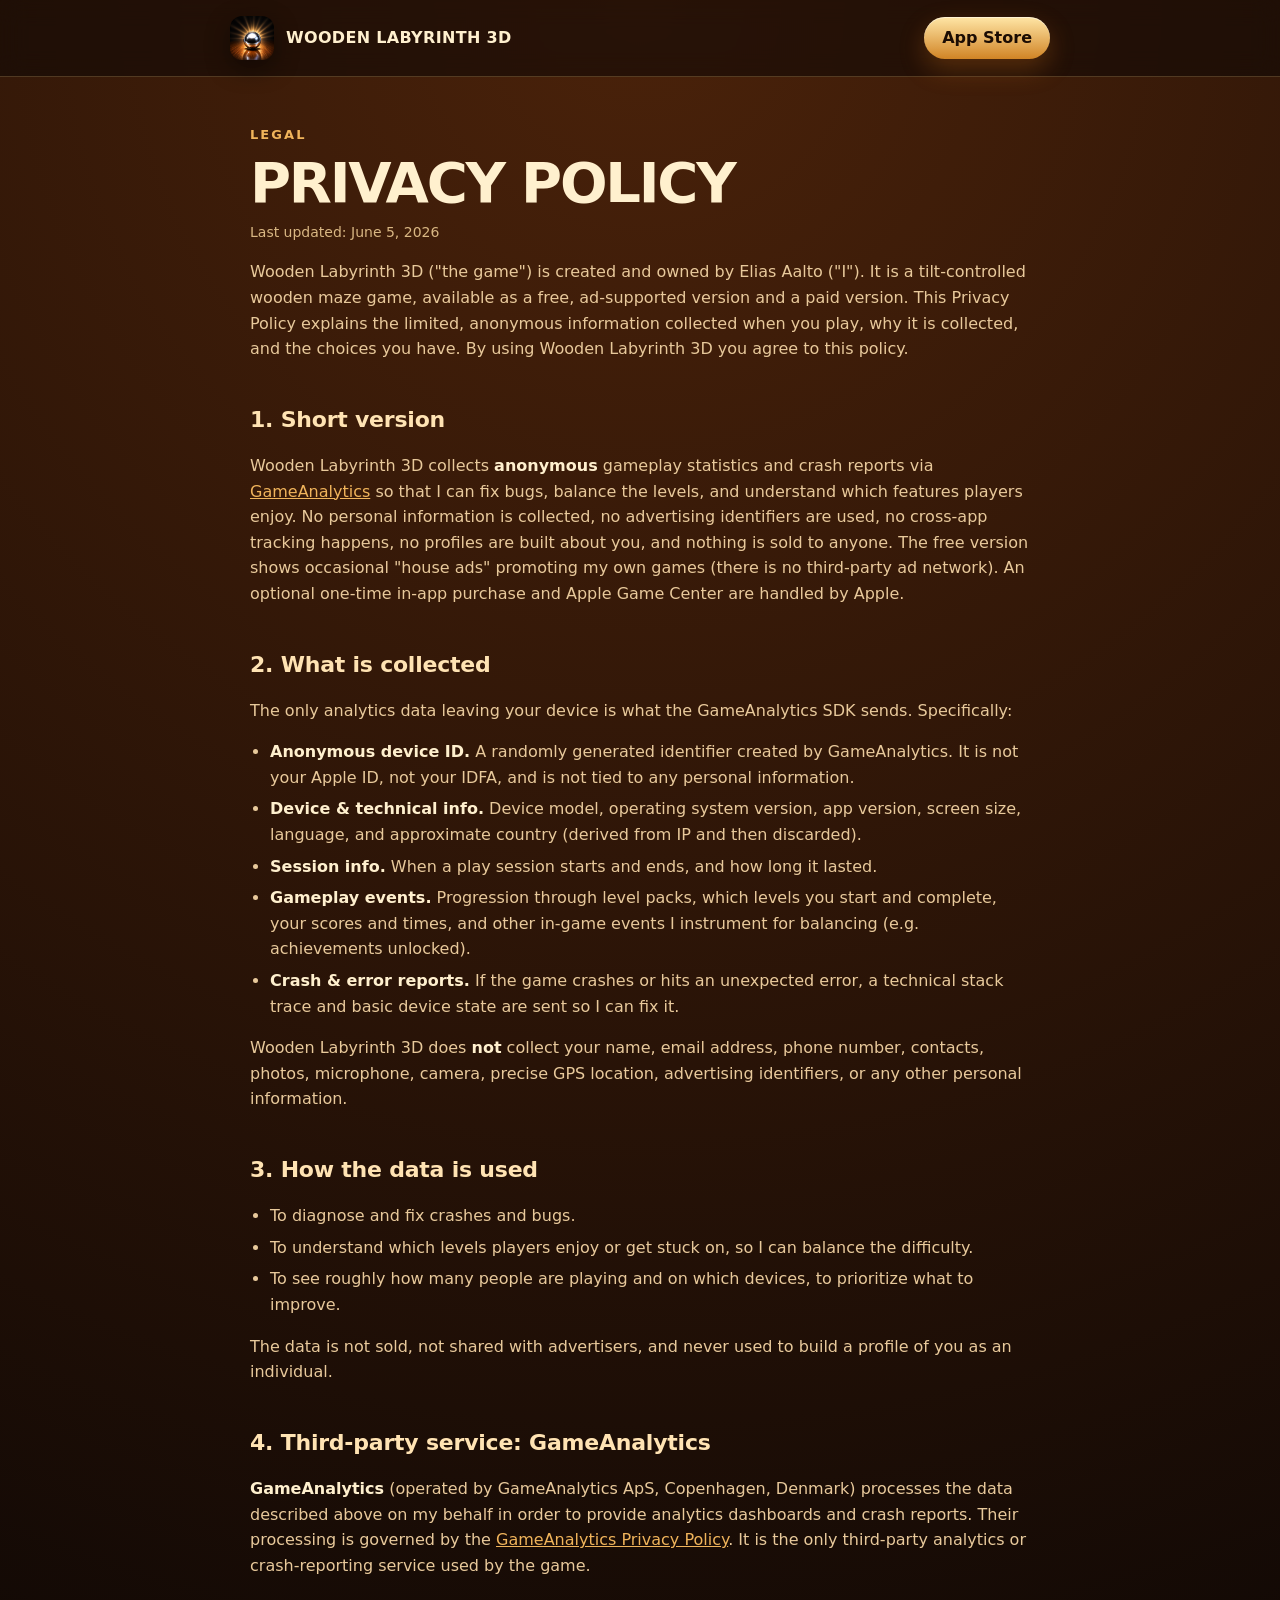
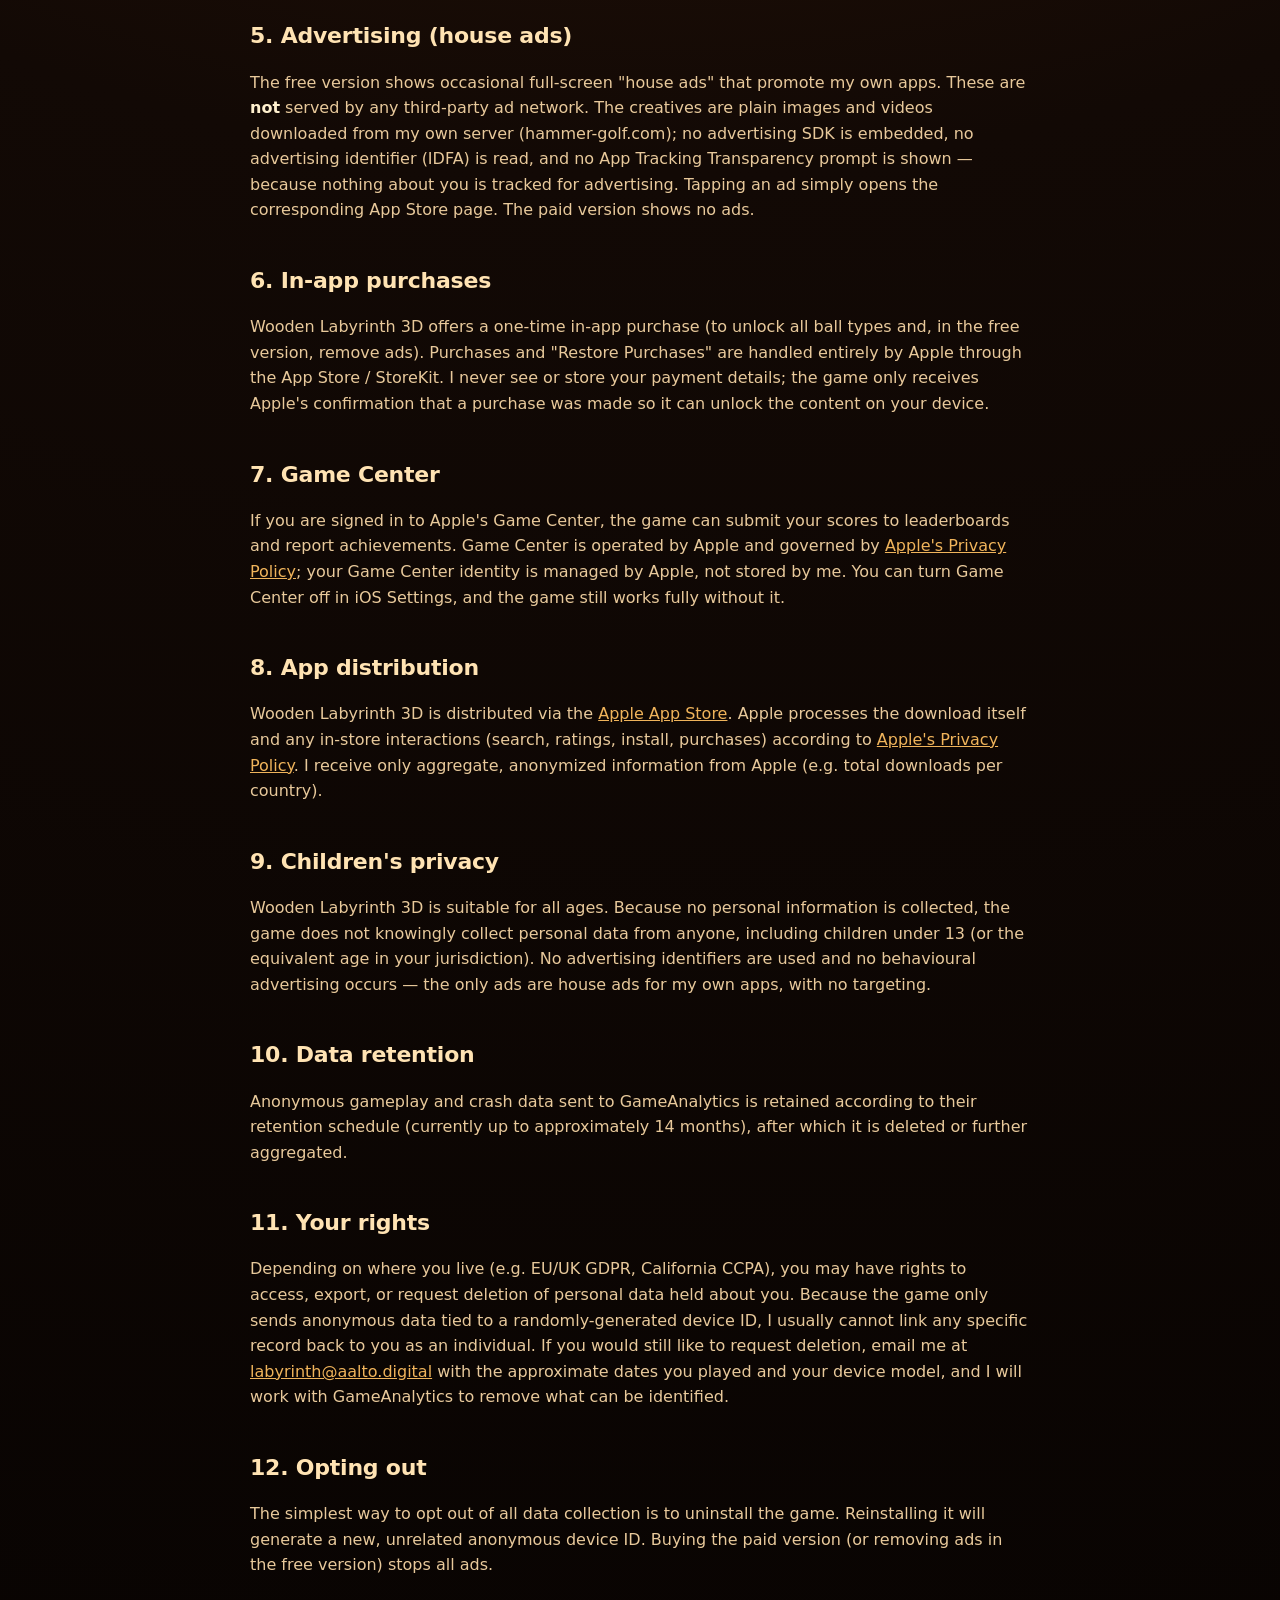
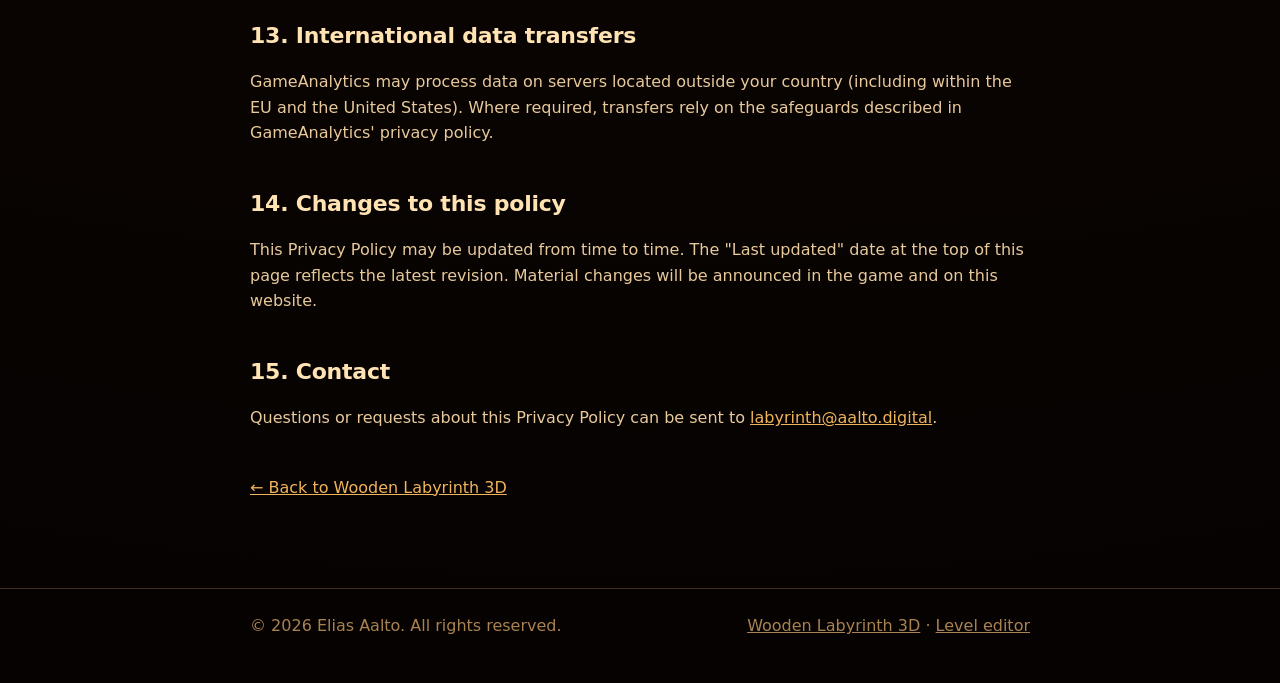
<file: labyrinth/privacy/index.html>
<!doctype html>
<html lang="en">
<head>
  <meta charset="utf-8" />
  <meta name="viewport" content="width=device-width, initial-scale=1, viewport-fit=cover" />
  <meta name="theme-color" content="#120905" />
  <title>Privacy Policy — Wooden Labyrinth 3D</title>
  <meta name="description" content="Wooden Labyrinth 3D privacy policy: what data is collected, how it's used, and your rights." />
  <meta name="robots" content="index, follow" />
  <style>
    :root {
      --bg: #120905;
      --wood: #c97825;
      --wood-light: #f0b45b;
      --cream: #fff0ce;
      --muted: #d9b783;
      --line: rgba(255, 211, 135, .22);
    }
    * { box-sizing: border-box; }
    body {
      margin: 0;
      font-family: Inter, ui-sans-serif, system-ui, -apple-system, BlinkMacSystemFont, "Segoe UI", sans-serif;
      background: radial-gradient(circle at 50% 0%, #4a220a 0%, var(--bg) 45%, #050201 100%);
      color: var(--cream);
      line-height: 1.6;
    }
    a { color: var(--wood-light); }
    .container { width: min(820px, 100%); margin: 0 auto; padding: 0 20px; }
    header.site {
      border-bottom: 1px solid var(--line);
      background: rgba(18, 9, 5, .6);
      backdrop-filter: blur(12px);
    }
    .header-inner {
      display: flex;
      align-items: center;
      justify-content: space-between;
      gap: 16px;
      padding: 16px 0;
    }
    .brand {
      display: flex;
      align-items: center;
      gap: 12px;
      text-decoration: none;
      color: var(--cream);
      font-weight: 900;
      text-transform: uppercase;
      letter-spacing: .02em;
    }
    .brand img { width: 44px; height: 44px; border-radius: 12px; box-shadow: 0 8px 24px rgba(0,0,0,.45); }
    .btn {
      display: inline-flex;
      align-items: center;
      min-height: 42px;
      padding: 0 18px;
      border-radius: 999px;
      text-decoration: none;
      font-weight: 800;
      color: #1b0c03;
      background: linear-gradient(#ffe6a6, #d18425);
      box-shadow: 0 10px 26px rgba(207,113,25,.3), inset 0 1px rgba(255,255,255,.5);
    }
    main { padding: 48px 0 24px; }
    .eyebrow {
      color: var(--wood-light);
      text-transform: uppercase;
      letter-spacing: .16em;
      font-size: 13px;
      font-weight: 900;
      margin: 0 0 10px;
    }
    h1 {
      margin: 0;
      font-size: clamp(34px, 6vw, 56px);
      line-height: .95;
      letter-spacing: -.04em;
      text-transform: uppercase;
    }
    .updated { color: var(--muted); font-size: 14px; margin-top: 12px; }
    h2 {
      margin: 40px 0 8px;
      font-size: 22px;
      letter-spacing: -.01em;
      color: #ffe3b3;
    }
    p, li { color: #e8c99b; }
    ul { padding-left: 20px; }
    li { margin: 6px 0; }
    strong { color: var(--cream); }
    .back { margin-top: 44px; }
    footer.site {
      border-top: 1px solid var(--line);
      margin-top: 48px;
      padding: 24px 0 44px;
      color: #a98252;
    }
    .footer-inner { display: flex; justify-content: space-between; gap: 16px; flex-wrap: wrap; }
    footer.site a { color: #a98252; }
  </style>
</head>
<body>
  <header class="site">
    <div class="container header-inner">
      <a class="brand" href="../">
        <img src="../appIcon.png" alt="Wooden Labyrinth 3D app icon" />
        <span>Wooden Labyrinth 3D</span>
      </a>
      <a class="btn" href="https://apps.apple.com/app/id305713066" target="_blank" rel="noopener">App Store</a>
    </div>
  </header>

  <main>
    <div class="container">
      <p class="eyebrow">Legal</p>
      <h1>Privacy Policy</h1>
      <p class="updated">Last updated: <time datetime="2026-06-05">June 5, 2026</time></p>

      <p>
        Wooden Labyrinth 3D ("the game") is created and owned by Elias Aalto
        ("I"). It is a tilt-controlled wooden maze game, available as a free,
        ad-supported version and a paid version. This Privacy Policy explains
        the limited, anonymous information collected when you play, why it is
        collected, and the choices you have. By using Wooden Labyrinth 3D you
        agree to this policy.
      </p>

      <h2>1. Short version</h2>
      <p>
        Wooden Labyrinth 3D collects <strong>anonymous</strong> gameplay
        statistics and crash reports via
        <a href="https://gameanalytics.com/" target="_blank" rel="noopener">GameAnalytics</a>
        so that I can fix bugs, balance the levels, and understand which
        features players enjoy. No personal information is collected, no
        advertising identifiers are used, no cross-app tracking happens, no
        profiles are built about you, and nothing is sold to anyone. The free
        version shows occasional "house ads" promoting my own games (there is
        no third-party ad network). An optional one-time in-app purchase and
        Apple Game Center are handled by Apple.
      </p>

      <h2>2. What is collected</h2>
      <p>
        The only analytics data leaving your device is what the GameAnalytics
        SDK sends. Specifically:
      </p>
      <ul>
        <li>
          <strong>Anonymous device ID.</strong> A randomly generated
          identifier created by GameAnalytics. It is not your Apple ID, not
          your IDFA, and is not tied to any personal information.
        </li>
        <li>
          <strong>Device &amp; technical info.</strong> Device model,
          operating system version, app version, screen size, language, and
          approximate country (derived from IP and then discarded).
        </li>
        <li>
          <strong>Session info.</strong> When a play session starts and ends,
          and how long it lasted.
        </li>
        <li>
          <strong>Gameplay events.</strong> Progression through level packs,
          which levels you start and complete, your scores and times, and
          other in-game events I instrument for balancing (e.g. achievements
          unlocked).
        </li>
        <li>
          <strong>Crash &amp; error reports.</strong> If the game crashes or
          hits an unexpected error, a technical stack trace and basic device
          state are sent so I can fix it.
        </li>
      </ul>
      <p>
        Wooden Labyrinth 3D does <strong>not</strong> collect your name, email
        address, phone number, contacts, photos, microphone, camera, precise
        GPS location, advertising identifiers, or any other personal
        information.
      </p>

      <h2>3. How the data is used</h2>
      <ul>
        <li>To diagnose and fix crashes and bugs.</li>
        <li>To understand which levels players enjoy or get stuck on, so I can balance the difficulty.</li>
        <li>To see roughly how many people are playing and on which devices, to prioritize what to improve.</li>
      </ul>
      <p>
        The data is not sold, not shared with advertisers, and never used to
        build a profile of you as an individual.
      </p>

      <h2>4. Third-party service: GameAnalytics</h2>
      <p>
        <strong>GameAnalytics</strong> (operated by GameAnalytics ApS,
        Copenhagen, Denmark) processes the data described above on my behalf in
        order to provide analytics dashboards and crash reports. Their
        processing is governed by the
        <a href="https://gameanalytics.com/privacy/" target="_blank" rel="noopener">GameAnalytics Privacy Policy</a>.
        It is the only third-party analytics or crash-reporting service used by
        the game.
      </p>

      <h2>5. Advertising (house ads)</h2>
      <p>
        The free version shows occasional full-screen "house ads" that promote
        my own apps. These are <strong>not</strong> served by any third-party
        ad network. The creatives are plain images and videos downloaded from
        my own server (hammer-golf.com); no advertising SDK is embedded, no
        advertising identifier (IDFA) is read, and no App Tracking Transparency
        prompt is shown — because nothing about you is tracked for advertising.
        Tapping an ad simply opens the corresponding App Store page. The paid
        version shows no ads.
      </p>

      <h2>6. In-app purchases</h2>
      <p>
        Wooden Labyrinth 3D offers a one-time in-app purchase (to unlock all
        ball types and, in the free version, remove ads). Purchases and
        "Restore Purchases" are handled entirely by Apple through the App
        Store / StoreKit. I never see or store your payment details; the game
        only receives Apple's confirmation that a purchase was made so it can
        unlock the content on your device.
      </p>

      <h2>7. Game Center</h2>
      <p>
        If you are signed in to Apple's Game Center, the game can submit your
        scores to leaderboards and report achievements. Game Center is operated
        by Apple and governed by
        <a href="https://www.apple.com/legal/privacy/" target="_blank" rel="noopener">Apple's Privacy Policy</a>;
        your Game Center identity is managed by Apple, not stored by me. You can
        turn Game Center off in iOS Settings, and the game still works fully
        without it.
      </p>

      <h2>8. App distribution</h2>
      <p>
        Wooden Labyrinth 3D is distributed via the
        <a href="https://apps.apple.com/app/id305713066" target="_blank" rel="noopener">Apple App Store</a>.
        Apple processes the download itself and any in-store interactions
        (search, ratings, install, purchases) according to
        <a href="https://www.apple.com/legal/privacy/" target="_blank" rel="noopener">Apple's Privacy Policy</a>.
        I receive only aggregate, anonymized information from Apple (e.g. total
        downloads per country).
      </p>

      <h2>9. Children's privacy</h2>
      <p>
        Wooden Labyrinth 3D is suitable for all ages. Because no personal
        information is collected, the game does not knowingly collect personal
        data from anyone, including children under 13 (or the equivalent age in
        your jurisdiction). No advertising identifiers are used and no
        behavioural advertising occurs — the only ads are house ads for my own
        apps, with no targeting.
      </p>

      <h2>10. Data retention</h2>
      <p>
        Anonymous gameplay and crash data sent to GameAnalytics is retained
        according to their retention schedule (currently up to approximately
        14 months), after which it is deleted or further aggregated.
      </p>

      <h2>11. Your rights</h2>
      <p>
        Depending on where you live (e.g. EU/UK GDPR, California CCPA), you may
        have rights to access, export, or request deletion of personal data
        held about you. Because the game only sends anonymous data tied to a
        randomly-generated device ID, I usually cannot link any specific record
        back to you as an individual. If you would still like to request
        deletion, email me at
        <a href="mailto:labyrinth@aalto.digital">labyrinth@aalto.digital</a> with the
        approximate dates you played and your device model, and I will work with
        GameAnalytics to remove what can be identified.
      </p>

      <h2>12. Opting out</h2>
      <p>
        The simplest way to opt out of all data collection is to uninstall the
        game. Reinstalling it will generate a new, unrelated anonymous device
        ID. Buying the paid version (or removing ads in the free version) stops
        all ads.
      </p>

      <h2>13. International data transfers</h2>
      <p>
        GameAnalytics may process data on servers located outside your country
        (including within the EU and the United States). Where required,
        transfers rely on the safeguards described in GameAnalytics' privacy
        policy.
      </p>

      <h2>14. Changes to this policy</h2>
      <p>
        This Privacy Policy may be updated from time to time. The "Last updated"
        date at the top of this page reflects the latest revision. Material
        changes will be announced in the game and on this website.
      </p>

      <h2>15. Contact</h2>
      <p>
        Questions or requests about this Privacy Policy can be sent to
        <a href="mailto:labyrinth@aalto.digital">labyrinth@aalto.digital</a>.
      </p>

      <p class="back"><a href="../">← Back to Wooden Labyrinth 3D</a></p>
    </div>
  </main>

  <footer class="site">
    <div class="container footer-inner">
      <span>© <span id="year"></span> Elias Aalto. All rights reserved.</span>
      <span><a href="../">Wooden Labyrinth 3D</a> · <a href="https://hammer-golf.com/editor">Level editor</a></span>
    </div>
  </footer>

  <script>document.getElementById("year").textContent = new Date().getFullYear();</script>
</body>
</html>
</file>
<file: editor/editor.css>
:root {
  --bg-0: #1a1410;
  --bg-1: #221a14;
  --bg-2: #2b211a;
  --bg-3: #38291f;
  --ink-0: #f5ead7;
  --ink-1: #d9c9a7;
  --ink-2: #a08a6b;
  --ink-3: #6e5b44;
  --accent: #e8b16a;
  --accent-2: #f1c98b;
  --danger: #e07a6b;
  --good: #7fcf8a;
  --line: #3d2e23;
  --line-strong: #5a4332;
  --shadow-1: 0 1px 0 rgba(255, 220, 170, 0.06) inset, 0 6px 18px rgba(0, 0, 0, 0.35);
  --board-shadow: 0 30px 60px rgba(0, 0, 0, 0.55), 0 0 0 1px #6e4d33 inset;
  --radius: 10px;
  --radius-sm: 6px;
  --tool-h: 36px;
  --mono: ui-monospace, "SF Mono", Menlo, Consolas, monospace;
  --ui: -apple-system, BlinkMacSystemFont, "SF Pro Text", "Segoe UI", Roboto, sans-serif;
}

* { box-sizing: border-box; }

html, body {
  margin: 0;
  height: 100%;
  background: radial-gradient(1200px 800px at 30% -10%, #2a2018 0%, var(--bg-0) 60%) fixed;
  color: var(--ink-0);
  font-family: var(--ui);
  font-size: 13px;
  line-height: 1.4;
  user-select: none;
  -webkit-font-smoothing: antialiased;
}

body {
  display: flex;
  flex-direction: column;
  overflow: hidden;
}

a { color: var(--accent); }

h1, h2, h3 { margin: 0; font-weight: 600; }

/* ---------- Top bar ---------- */
.topbar {
  display: flex;
  align-items: center;
  justify-content: space-between;
  padding: 10px 16px;
  border-bottom: 1px solid var(--line);
  background: linear-gradient(180deg, #2a201a, #1f1812);
  flex: 0 0 auto;
}

.brand { display: flex; align-items: center; gap: 12px; }

.brand h1 {
  font-size: 14px;
  letter-spacing: 0.02em;
}
.brand-sub {
  font-size: 11px;
  color: var(--ink-2);
  text-transform: uppercase;
  letter-spacing: 0.12em;
}
.brand-mark {
  width: 28px; height: 28px;
  border-radius: 8px;
  background:
    radial-gradient(circle at 30% 30%, #fff 0%, #cfd3d6 20%, #6f7377 70%, #2c2f31 100%);
  box-shadow: 0 2px 6px rgba(0,0,0,0.4), inset 0 -2px 4px rgba(0,0,0,0.4);
}

.topbar-actions { display: flex; gap: 8px; align-items: center; }

/* Pack picker in the centre of the topbar */
.pack-picker {
  display: flex;
  align-items: center;
  gap: 6px;
  background: #14100c;
  border: 1px solid var(--line);
  border-radius: 8px;
  padding: 3px;
  flex: 0 1 520px;
  min-width: 0;
}
.pack-picker select,
.pack-picker input[type="text"] {
  appearance: none;
  background: transparent;
  color: var(--ink-0);
  border: 0;
  height: 28px;
  padding: 0 8px;
  font: inherit;
  font-variant-numeric: tabular-nums;
  min-width: 0;
}
.pack-picker select { flex: 0 0 160px; cursor: pointer; color: var(--ink-1); }
.pack-picker select:hover { color: var(--ink-0); }
.pack-picker input[type="text"] {
  flex: 1 1 auto;
  border-left: 1px solid var(--line);
}
.pack-picker input:focus,
.pack-picker select:focus { outline: none; }
.pack-picker .btn {
  height: 30px;
  padding: 0 12px;
  border-radius: 5px;
}

/* "Loaded pack" indicator (right side of topbar) */
.loaded-indicator {
  display: inline-flex;
  align-items: center;
  gap: 6px;
  padding: 4px 10px;
  border-radius: 999px;
  background: rgba(232, 177, 106, 0.10);
  color: var(--ink-1);
  font-size: 12px;
  font-variant-numeric: tabular-nums;
  white-space: nowrap;
  max-width: 220px;
  overflow: hidden;
  text-overflow: ellipsis;
}
.loaded-indicator .dot {
  width: 7px; height: 7px; border-radius: 50%;
  background: var(--ink-2);
  flex: 0 0 auto;
}
.loaded-indicator.dirty .dot {
  background: var(--accent);
  box-shadow: 0 0 6px rgba(232, 177, 106, 0.6);
}
.loaded-indicator.saved .dot { background: var(--good); }
.loaded-indicator.new .dot { background: #6e9ad6; }

.icon-btn-lg { width: 32px; height: 32px; font-size: 16px; }

.btn:disabled,
.btn[disabled] {
  opacity: 0.45;
  cursor: not-allowed;
  filter: saturate(0.6);
}

/* ---------- Buttons ---------- */
.btn {
  display: inline-flex;
  align-items: center;
  gap: 6px;
  height: var(--tool-h);
  padding: 0 14px;
  font: inherit;
  font-weight: 500;
  color: var(--ink-0);
  background: linear-gradient(180deg, #3b2c22, #2a1f17);
  border: 1px solid var(--line-strong);
  border-radius: var(--radius-sm);
  cursor: pointer;
  text-decoration: none;
  box-shadow: var(--shadow-1);
}
.btn:hover { background: linear-gradient(180deg, #4a3729, #34281e); }
.btn:active { transform: translateY(1px); }
.btn-primary {
  background: linear-gradient(180deg, var(--accent-2), var(--accent));
  color: #2a1a0c;
  border-color: #b88040;
}
.btn-primary:hover {
  background: linear-gradient(180deg, #ffd7a0, #ecbd7c);
}
.btn-ghost {
  background: transparent;
  border-color: var(--line-strong);
}
.btn-ghost:hover { background: rgba(255, 220, 170, 0.05); }
.btn-danger {
  background: linear-gradient(180deg, #6a2a25, #4a1c19);
  border-color: #8b3a32;
}
.btn-danger:hover { background: linear-gradient(180deg, #823129, #5a221d); }

.icon-btn {
  width: 26px; height: 26px;
  border-radius: 6px;
  border: 1px solid var(--line-strong);
  background: #2a1f17;
  color: var(--ink-1);
  cursor: pointer;
  font-size: 14px;
  line-height: 1;
}
.icon-btn:hover { background: #38291f; color: var(--ink-0); }
.icon-btn-danger:hover { color: var(--danger); border-color: #8b3a32; }

/* ---------- Layout ---------- */
.layout {
  flex: 1 1 auto;
  display: grid;
  grid-template-columns: 260px 1fr 280px;
  min-height: 0;
}

.panel {
  background: linear-gradient(180deg, #221a14, #1c150f);
  border-right: 1px solid var(--line);
  display: flex;
  flex-direction: column;
  min-height: 0;
  overflow: hidden;
}
.panel-right {
  border-right: none;
  border-left: 1px solid var(--line);
}

.panel-section {
  padding: 14px 14px 16px;
  border-bottom: 1px solid var(--line);
  flex: 0 0 auto;
}
.panel-section h2 {
  font-size: 11px;
  letter-spacing: 0.16em;
  text-transform: uppercase;
  color: var(--ink-2);
  margin-bottom: 10px;
}
.panel-section-grow {
  flex: 1 1 auto;
  min-height: 0;
  display: flex;
  flex-direction: column;
  border-bottom: none;
}
.section-header {
  display: flex;
  align-items: center;
  justify-content: space-between;
}
.section-actions { display: flex; gap: 4px; }

/* ---------- Fields ---------- */
.field {
  display: flex;
  flex-direction: column;
  gap: 4px;
  margin-bottom: 8px;
}
.field > span {
  font-size: 11px;
  color: var(--ink-2);
  letter-spacing: 0.04em;
}
.field input,
.field select,
.field-inline select {
  appearance: none;
  width: 100%;
  height: 28px;
  padding: 0 8px;
  font: inherit;
  color: var(--ink-0);
  background: #14100c;
  border: 1px solid var(--line);
  border-radius: 5px;
  font-variant-numeric: tabular-nums;
}
.field input:focus,
.field select:focus,
.field-inline select:focus {
  outline: none;
  border-color: var(--accent);
  box-shadow: 0 0 0 2px rgba(232, 177, 106, 0.25);
}
.field-row {
  display: grid;
  grid-template-columns: 1fr 1fr;
  gap: 8px;
}
.field-inline {
  display: inline-flex;
  align-items: center;
  gap: 6px;
  font-size: 12px;
  color: var(--ink-2);
}
.field-inline select { height: 28px; width: auto; padding-right: 24px; }

.check {
  display: inline-flex;
  align-items: center;
  gap: 6px;
  cursor: pointer;
  color: var(--ink-1);
  font-size: 12px;
}
.check input { accent-color: var(--accent); }

/* ---------- Pack overview (2x5 level grid) ----------
   Mirrors the in-game level select view. Click a tile to enter the level
   editor for it, or drag a tile onto another slot to swap their positions. */
.pack-overview {
  flex: 1 1 auto;
  display: flex;
  flex-direction: column;
  min-height: 0;
  padding: 22px 28px 28px;
  overflow: auto;
}
.overview-header {
  display: flex;
  align-items: flex-end;
  justify-content: space-between;
  gap: 16px;
  margin-bottom: 18px;
}
.overview-header h2 {
  font-size: 22px;
  letter-spacing: 0;
  text-transform: none;
  color: var(--ink-0);
  margin: 0 0 2px;
}
.overview-hint {
  text-align: right;
  max-width: 260px;
  line-height: 1.5;
}

.level-grid {
  display: grid;
  grid-template-columns: repeat(5, minmax(0, 1fr));
  grid-template-rows: repeat(2, auto);
  gap: 16px;
  width: 100%;
  max-width: 1100px;
  margin: 0 auto;
  align-content: center;
  flex: 1 1 auto;
}

.level-tile {
  display: flex;
  flex-direction: column;
  background: linear-gradient(180deg, #3b2c22, #2a1f17);
  border: 1px solid var(--line-strong);
  border-radius: 10px;
  padding: 10px 10px 8px;
  cursor: pointer;
  position: relative;
  box-shadow: 0 4px 10px rgba(0, 0, 0, 0.35), inset 0 1px 0 rgba(255, 220, 170, 0.05);
  transition: transform 0.08s ease, box-shadow 0.12s ease, border-color 0.12s ease;
}
.level-tile:hover {
  transform: translateY(-2px);
  border-color: var(--accent);
  box-shadow: 0 8px 16px rgba(0, 0, 0, 0.45), 0 0 0 1px var(--accent) inset;
}
.level-tile.dragging {
  opacity: 0.35;
  cursor: grabbing;
}
.level-tile.drop-target {
  border-color: var(--accent-2);
  box-shadow: 0 0 0 2px var(--accent-2) inset, 0 8px 20px rgba(232, 177, 106, 0.25);
}

.tile-head {
  display: flex;
  align-items: center;
  justify-content: space-between;
  margin-bottom: 6px;
  font-size: 11px;
  letter-spacing: 0.06em;
}
.tile-num {
  font-family: var(--mono);
  font-variant-numeric: tabular-nums;
  color: var(--ink-2);
  background: rgba(0, 0, 0, 0.35);
  border-radius: 999px;
  padding: 1px 7px;
}
.tile-empty-badge {
  color: var(--ink-3);
  font-size: 10px;
  text-transform: uppercase;
  letter-spacing: 0.14em;
}

.tile-thumb {
  position: relative;
  width: 100%;
  aspect-ratio: 3 / 2;
  border-radius: 6px;
  overflow: hidden;
  background: #14100c;
  border: 1px solid var(--line);
}
.tile-thumb canvas {
  display: block;
  width: 100%;
  height: 100%;
}
.tile-empty .tile-thumb {
  background:
    repeating-linear-gradient(
      45deg,
      rgba(255, 220, 170, 0.025) 0 6px,
      transparent 6px 12px
    ),
    #221a14;
}

.tile-name {
  margin-top: 8px;
  font-size: 12px;
  color: var(--ink-1);
  white-space: nowrap;
  overflow: hidden;
  text-overflow: ellipsis;
}
.tile-meta {
  margin-top: 2px;
  font-size: 10px;
  font-family: var(--mono);
  color: var(--ink-3);
  display: flex;
  justify-content: space-between;
}

/* ---------- Level-editor view header ---------- */
.level-editor {
  display: flex;
  flex-direction: column;
  flex: 1 1 auto;
  min-height: 0;
}
.editor-header {
  display: flex;
  align-items: center;
  gap: 12px;
  padding: 10px 14px;
  border-bottom: 1px solid var(--line);
  background: linear-gradient(180deg, #221a14, #1c150f);
}
.editor-title {
  font-size: 13px;
  color: var(--ink-1);
  display: inline-flex;
  align-items: center;
  gap: 6px;
}
.editor-title b {
  font-variant-numeric: tabular-nums;
  color: var(--ink-0);
}
.editor-title-sep { color: var(--ink-3); padding: 0 2px; }
.editor-header-spacer { flex: 1 1 auto; }
.btn-sm { height: 26px; padding: 0 10px; font-size: 12px; }

/* Pack/level-view-aware sidebar visibility:
   - The right panel (Level / Selection / Stats) only makes sense when an
     individual level is open. Hide it in the pack overview.
   - Same for the per-level toolbar (it lives inside .level-editor already). */
body[data-view="pack"]  .panel-right { display: none; }
body[data-view="empty"] .panel-right { display: none; }

/* Before a pack is opened/created there's nothing to configure, so hide the
   left Pack panel (name / author / password) too and let the empty-state
   board fill the full width. */
body[data-view="empty"] .panel-left { display: none; }
body[data-view="empty"] .layout { grid-template-columns: 1fr; }

/* ---------- Board ---------- */
.board-wrap {
  display: flex;
  flex-direction: column;
  min-height: 0;
  background:
    radial-gradient(800px 400px at 50% -20%, #2c211a 0%, transparent 70%),
    #19120d;
}

.toolbar {
  display: flex;
  align-items: center;
  gap: 12px;
  padding: 10px 14px;
  border-bottom: 1px solid var(--line);
  background: linear-gradient(180deg, #221a14, #1c150f);
}
.toolbar-spacer { flex: 1 1 auto; }

.tool-group {
  display: inline-flex;
  background: #14100c;
  border: 1px solid var(--line);
  border-radius: 7px;
  padding: 2px;
  gap: 2px;
}
.tool {
  appearance: none;
  border: 0;
  background: transparent;
  color: var(--ink-1);
  height: 30px;
  padding: 0 10px;
  font: inherit;
  border-radius: 5px;
  cursor: pointer;
  letter-spacing: 0.01em;
}
.tool:hover { color: var(--ink-0); background: rgba(255, 220, 170, 0.05); }
.tool.active {
  background: linear-gradient(180deg, var(--accent-2), var(--accent));
  color: #2a1a0c;
  font-weight: 600;
  box-shadow: 0 1px 2px rgba(0,0,0,0.3);
}

.canvas-stage {
  position: relative;
  flex: 1 1 auto;
  min-height: 0;
  display: flex;
  align-items: center;
  justify-content: center;
  padding: 24px;
  overflow: auto;
  touch-action: none;
}
.canvas-stage.tool-select-scroll {
  /* Native page scroll on empty board; object drags block scroll via touchstart. */
  touch-action: pan-x pan-y;
  cursor: default;
}
#board {
  display: block;
  background: #c9a67a;
  border-radius: 14px;
  box-shadow: var(--board-shadow);
  image-rendering: -webkit-optimize-contrast;
  touch-action: none;
  pointer-events: none;
  /* Scale up the 480x320 logical pixels nicely. Width set by JS responsively. */
  width: min(960px, 100%);
  height: auto;
  aspect-ratio: 3 / 2;
}

.hint {
  padding: 8px 16px 14px;
  font-size: 11px;
  color: var(--ink-2);
  text-align: center;
}
.hint kbd {
  font-family: var(--mono);
  font-size: 10px;
  padding: 1px 5px;
  border-radius: 3px;
  background: #14100c;
  border: 1px solid var(--line-strong);
  color: var(--ink-0);
}

/* ---------- Selection ---------- */
#sel-form {
  display: flex;
  flex-direction: column;
}
.sel-kind {
  display: inline-block;
  margin-bottom: 8px;
  padding: 2px 8px;
  border-radius: 999px;
  background: rgba(232, 177, 106, 0.15);
  color: var(--accent-2);
  font-size: 11px;
  letter-spacing: 0.08em;
  text-transform: uppercase;
  font-weight: 600;
}
.sel-actions {
  display: flex;
  gap: 8px;
  order: 10;
  margin-top: 12px;
}
.seg {
  display: inline-flex;
  background: #14100c;
  border: 1px solid var(--line);
  border-radius: 6px;
  padding: 2px;
  gap: 2px;
}
.seg-btn {
  appearance: none;
  border: 0;
  background: transparent;
  color: var(--ink-1);
  padding: 4px 10px;
  font: inherit;
  border-radius: 4px;
  cursor: pointer;
}
.seg-btn.active {
  background: linear-gradient(180deg, var(--accent-2), var(--accent));
  color: #2a1a0c;
  font-weight: 600;
}

/* ---------- Stats ---------- */
.stats {
  list-style: none;
  margin: 0;
  padding: 0;
  display: grid;
  grid-template-columns: 1fr 1fr;
  gap: 8px;
}
.stats li {
  display: flex;
  flex-direction: column;
  padding: 8px 10px;
  background: #14100c;
  border: 1px solid var(--line);
  border-radius: 6px;
}
.stats li span {
  font-size: 10px;
  text-transform: uppercase;
  letter-spacing: 0.12em;
  color: var(--ink-2);
}
.stats li b {
  font-family: var(--mono);
  font-variant-numeric: tabular-nums;
  font-size: 14px;
  color: var(--ink-0);
}

.muted { color: var(--ink-2); font-size: 12px; }

/* Force the HTML `hidden` attribute to always beat any class rule.
   Without this `.modal { display: flex }` (and friends) override the UA
   stylesheet's `[hidden] { display: none }` and the modal stays visible
   even when JS / markup says it shouldn't be. */
[hidden] { display: none !important; }

/* ---------- Toast / overlay ---------- */
.toast {
  position: fixed;
  left: 50%;
  bottom: 28px;
  transform: translateX(-50%);
  padding: 10px 16px;
  background: #14100c;
  border: 1px solid var(--line-strong);
  border-radius: 8px;
  box-shadow: 0 8px 24px rgba(0,0,0,0.5);
  color: var(--ink-0);
  font-size: 12px;
  z-index: 50;
}
.toast.error { color: var(--danger); border-color: #8b3a32; }
.toast.ok { color: var(--good); border-color: #3f6b46; }

/* ---------- Empty board state ---------- */
.board-empty {
  display: flex;
  align-items: center;
  justify-content: center;
  padding: 24px;
  flex: 1 1 auto;
}
.board-empty-card {
  text-align: center;
  max-width: 360px;
  padding: 28px 32px;
  background: linear-gradient(180deg, #221a14, #1a130e);
  border: 1px solid var(--line-strong);
  border-radius: 14px;
  box-shadow: 0 12px 32px rgba(0, 0, 0, 0.4);
}
.board-empty-card h2 {
  font-size: 16px;
  color: var(--ink-0);
  margin-bottom: 6px;
}
.board-empty-card p {
  margin: 0;
  color: var(--ink-2);
  font-size: 13px;
  line-height: 1.5;
}
.board-empty-card strong { color: var(--accent-2); font-weight: 600; }

/* ---------- Modal ---------- */
.modal {
  position: fixed;
  inset: 0;
  z-index: 100;
  display: flex;
  align-items: center;
  justify-content: center;
  padding: 24px;
}
.modal-backdrop {
  position: absolute;
  inset: 0;
  background: rgba(8, 5, 3, 0.7);
  backdrop-filter: blur(2px);
}
.modal-card {
  position: relative;
  width: min(560px, 100%);
  max-height: calc(100vh - 48px);
  background: linear-gradient(180deg, #2a201a, #1c150f);
  border: 1px solid var(--line-strong);
  border-radius: 12px;
  box-shadow: 0 24px 60px rgba(0,0,0,0.6);
  display: flex;
  flex-direction: column;
  overflow: hidden;
}
.modal-card-sm { width: min(440px, 100%); }
.modal-header {
  display: flex;
  align-items: center;
  justify-content: space-between;
  padding: 14px 16px;
  border-bottom: 1px solid var(--line);
}
.modal-header h2 { font-size: 14px; letter-spacing: 0.02em; }
.modal-body {
  padding: 6px 16px 14px;
  overflow-y: auto;
}
.modal-section {
  padding: 12px 0 14px;
  border-bottom: 1px solid var(--line);
}
.modal-section:last-child { border-bottom: none; }
.modal-section h3 {
  font-size: 11px;
  letter-spacing: 0.16em;
  text-transform: uppercase;
  color: var(--ink-2);
  margin-bottom: 10px;
}
.modal-section .muted { margin: 0 0 10px; font-size: 12px; }
.modal-footer {
  display: flex;
  align-items: center;
  gap: 8px;
  padding: 12px 16px;
  border-top: 1px solid var(--line);
  background: rgba(20, 16, 12, 0.5);
}
.modal-footer-spacer { flex: 1 1 auto; }

.saved-body { text-align: center; }
.saved-id-block {
  padding: 8px 0 12px;
}
.saved-id-label {
  display: block;
  font-size: 11px;
  text-transform: uppercase;
  letter-spacing: 0.12em;
  color: var(--ink-2);
  margin-bottom: 8px;
}
.saved-id-num {
  display: block;
  font-size: 52px;
  font-weight: 700;
  font-variant-numeric: tabular-nums;
  color: var(--accent-2);
  line-height: 1;
  letter-spacing: 0.04em;
}
.save-hint {
  margin: 0;
  line-height: 1.5;
  text-align: center;
}

.status-row {
  display: flex;
  align-items: center;
  gap: 8px;
}
.status-dot {
  width: 10px; height: 10px; border-radius: 50%;
  background: var(--ink-3);
  box-shadow: 0 0 0 3px rgba(255,255,255,0.04);
}
.status-dot-ok      { background: var(--good); }
.status-dot-error   { background: var(--danger); }
.status-dot-warn    { background: #e8c46a; }
.status-dot-unknown { background: var(--ink-3); }
.status-text { color: var(--ink-1); font-size: 13px; }

.field small,
.help-list a {
  color: var(--ink-2);
  font-size: 11px;
}
.field code, .help-list code {
  background: #14100c;
  border: 1px solid var(--line);
  border-radius: 4px;
  padding: 1px 5px;
  font-family: var(--mono);
  font-size: 11px;
  color: var(--ink-1);
}
.help {
  margin-top: 8px;
  padding: 8px 10px;
  background: #14100c;
  border: 1px solid var(--line);
  border-radius: 6px;
}
.help summary {
  cursor: pointer;
  color: var(--ink-1);
  font-size: 12px;
}
.help-list {
  margin: 8px 0 0 18px;
  padding: 0;
  color: var(--ink-2);
  font-size: 12px;
  line-height: 1.55;
}
.help-list li { margin-bottom: 4px; }

/* ---------- Sidebar: password row ---------- */
.pwd-row {
  display: flex;
  align-items: center;
  justify-content: space-between;
  gap: 8px;
  padding: 6px 8px;
  background: #14100c;
  border: 1px solid var(--line);
  border-radius: 5px;
  min-height: 28px;
}
.pwd-status {
  font-size: 12px;
  color: var(--ink-2);
  font-variant-numeric: tabular-nums;
}
.pwd-status-locked { color: var(--accent-2); }
.pwd-status-open   { color: var(--ink-1); }

.btn-sm {
  height: 22px;
  padding: 0 8px;
  font-size: 11px;
  border-radius: 4px;
}

.pwd-field > span { color: var(--ink-2); }

.pwd-error {
  color: var(--danger);
  min-height: 14px;
  display: block;
  margin-top: 4px;
  font-size: 11px;
}

/* ---------- Scrollbars (mac-friendly) ---------- */
::-webkit-scrollbar { width: 10px; height: 10px; }
::-webkit-scrollbar-track { background: transparent; }
::-webkit-scrollbar-thumb {
  background: #3a2c22;
  border-radius: 10px;
  border: 2px solid transparent;
  background-clip: padding-box;
}
::-webkit-scrollbar-thumb:hover { background: #4d3a2c; background-clip: padding-box; }

/* ---------- Small screens ---------- */
@media (max-width: 1100px) {
  .layout { grid-template-columns: 220px 1fr 240px; }
}
@media (max-width: 900px) {
  /* Single scrolling column: panels and board stack vertically and the page
     scrolls, so the Pack details panel scrolls away instead of pinning at
     the top. Keep board-wrap / level-editor from stretching to viewport
     height — otherwise the right panel (par/dev time) ends up overlapped
     by the full-height canvas area.
     Use block flow (not flex) on body so scrolling doesn't fight flex sizing
     and cause violent scroll jitter when panning from the canvas. */
  html, body {
    height: auto;
    min-height: 100%;
    overflow-anchor: none;
  }
  body {
    display: block;
    overflow-y: auto;
    overflow-x: auto;
    -webkit-overflow-scrolling: touch;
  }
  .topbar { position: sticky; top: 0; z-index: 50; }
  .layout {
    display: flex;
    flex-direction: column;
  }
  .board-wrap {
    flex: 0 0 auto;
    min-height: auto;
  }
  .level-editor {
    flex: 0 0 auto;
    min-height: auto;
  }
  .panel {
    border: none;
    border-bottom: 1px solid var(--line);
    max-height: none;
    overflow: visible;
    flex: 0 0 auto;
  }
  .panel-right { border-bottom: none; border-top: 1px solid var(--line); }
  .canvas-stage { flex: 0 0 auto; overflow: visible; padding: 16px; }
  .sel-actions {
    order: -1;
    margin-top: 0;
    margin-bottom: 12px;
  }
}
</file>
<file: styles.css>
/* ============================================================
   Hammer Golf — single-page site styles
   ============================================================ */

:root {
  /* Brand palette pulled from the mockup */
  --navy-900: #0a2a55;
  --navy-800: #0b3a73;
  --navy-700: #114a8b;
  --navy-600: #1c5aa2;
  --navy-card: #1e508e;
  --navy-card-2: #1a4a85;

  --green-500: #4cc11e;
  --green-600: #3fa915;
  --green-700: #2f8a0d;

  --orange-500: #ff7a1a;
  --red-500: #e23434;

  --white: #ffffff;
  --text-muted: #cfe0f5;
  --text-soft: #a9c3e3;

  --shadow-soft: 0 12px 30px rgba(3, 18, 41, 0.35);
  --shadow-card: 0 14px 30px rgba(0, 0, 0, 0.25);
  --shadow-btn: 0 6px 0 var(--green-700), 0 10px 20px rgba(0, 0, 0, 0.25);

  --radius-card: 18px;
  --radius-btn: 12px;

  --container: 1180px;
  --header-h: 72px;
}

/* ---------- Reset ---------- */
*,
*::before,
*::after {
  box-sizing: border-box;
}

html {
  scroll-behavior: smooth;
}

body {
  margin: 0;
  font-family: "Inter", system-ui, -apple-system, "Segoe UI", Roboto, Arial, sans-serif;
  color: var(--white);
  background: var(--navy-800);
  line-height: 1.5;
  -webkit-font-smoothing: antialiased;
  text-rendering: optimizeLegibility;
  overflow-x: clip;
}

img {
  display: block;
  max-width: 100%;
  height: auto;
}

ul,
ol {
  list-style: none;
  margin: 0;
  padding: 0;
}

a {
  color: inherit;
  text-decoration: none;
}

button {
  font-family: inherit;
  cursor: pointer;
  border: 0;
  background: transparent;
  color: inherit;
}

.container {
  width: min(100% - 32px, var(--container));
  margin-inline: auto;
}

.skip-link {
  position: absolute;
  left: -9999px;
  top: 0;
  background: var(--white);
  color: var(--navy-900);
  padding: 8px 12px;
  z-index: 100;
}
.skip-link:focus {
  left: 12px;
  top: 12px;
}

/* ---------- Buttons ---------- */
.btn {
  display: inline-flex;
  align-items: center;
  justify-content: center;
  gap: 8px;
  font-weight: 800;
  text-transform: uppercase;
  letter-spacing: 0.06em;
  transition: transform 120ms ease, filter 120ms ease;
  user-select: none;
}

.btn:active {
  transform: translateY(2px);
}

/* CTA button: source (64x225) used as-is, sliced 31 / 2 / 31 across its
   64-wide axis. Caps render with their native source aspect ratio:
       cap_render_width = button_height × (31 / 225) ≈ 0.138 × H
   so the 1:7.26 cap proportion is preserved instead of being squished.
   The source stays at native 64x225 so HiDPI/retina screens render the
   caps from extra source pixels (sharp on 2x/3x). */
.btn-cta {
  display: inline-flex;
  align-items: center;
  justify-content: center;
  background: transparent;
  color: var(--white);
  text-shadow: 0 2px 0 rgba(0, 0, 0, 0.7);
  border-style: solid;
  border-color: transparent;
  border-radius: 0;
  border-image-source: url("assets/button-green.png");
  border-image-slice: 0 31 0 31 fill;
  border-image-repeat: stretch;
}

.btn-cta:hover {
  filter: brightness(1.06);
}

/* H=48  ->  cap ≈ 48 × 31/225 ≈ 6.6 → 7px */
.btn-cta--sm {
  height: 48px;
  border-width: 0 7px;
  border-image-width: 0 7px;
  padding: 0 14px;
  font-size: 14px;
  min-width: 150px;
}

/* H=72  ->  cap ≈ 72 × 31/225 ≈ 9.9 → 10px */
.btn-cta--lg {
  height: 72px;
  border-width: 0 10px;
  border-image-width: 0 10px;
  padding: 0 22px;
  font-size: 22px;
  min-width: 230px;
}

/* ============================================================
   Header
   ============================================================ */
.site-header {
  position: sticky;
  top: 0;
  z-index: 50;
  background: linear-gradient(180deg, rgba(8, 30, 64, 0.92) 0%, rgba(8, 30, 64, 0.78) 100%);
  backdrop-filter: blur(8px);
  -webkit-backdrop-filter: blur(8px);
  border-bottom: 1px solid rgba(255, 255, 255, 0.06);
}

.header-inner {
  height: var(--header-h);
  display: flex;
  align-items: center;
  justify-content: space-between;
  gap: 24px;
}

.brand {
  display: flex;
  align-items: center;
  gap: 10px;
  font-weight: 800;
  letter-spacing: 0.04em;
}

.brand-mark {
  width: 28px;
  height: 28px;
  border-radius: 50%;
  background:
    radial-gradient(circle at 35% 35%, #f4f6fa 0%, #b7bec8 38%, #6b7785 70%, #2e3845 100%);
  box-shadow: inset 0 -2px 4px rgba(0, 0, 0, 0.45), 0 2px 4px rgba(0, 0, 0, 0.4);
}

.brand-name {
  font-size: 16px;
  text-transform: uppercase;
}

.primary-nav ul {
  display: flex;
  gap: 32px;
}

.primary-nav a {
  font-weight: 700;
  font-size: 14px;
  text-transform: uppercase;
  letter-spacing: 0.1em;
  padding: 6px 2px;
  position: relative;
  color: var(--white);
  opacity: 0.9;
  transition: opacity 120ms ease;
}

.primary-nav a:hover {
  opacity: 1;
}

.primary-nav a::after {
  content: "";
  position: absolute;
  left: 50%;
  right: 50%;
  bottom: -4px;
  height: 2px;
  background: var(--green-500);
  transition: left 200ms ease, right 200ms ease;
}

.primary-nav a:hover::after {
  left: 0;
  right: 0;
}

.nav-toggle {
  display: none;
  width: 40px;
  height: 40px;
  flex-direction: column;
  align-items: center;
  justify-content: center;
  gap: 5px;
}
.nav-toggle span {
  width: 22px;
  height: 2px;
  background: var(--white);
  border-radius: 2px;
  transition: transform 200ms ease, opacity 200ms ease;
}

.mobile-nav {
  display: none;
  padding: 12px 16px 20px;
  border-top: 1px solid rgba(255, 255, 255, 0.08);
  background: rgba(8, 30, 64, 0.96);
}
.mobile-nav ul {
  display: flex;
  flex-direction: column;
  gap: 14px;
  align-items: stretch;
}
.mobile-nav a {
  font-weight: 700;
  text-transform: uppercase;
  letter-spacing: 0.08em;
  padding: 10px 4px;
}
.mobile-nav .btn-cta {
  align-self: flex-start;
}

body.nav-open .mobile-nav {
  display: block;
}
body.nav-open .nav-toggle span:nth-child(1) {
  transform: translateY(7px) rotate(45deg);
}
body.nav-open .nav-toggle span:nth-child(2) {
  opacity: 0;
}
body.nav-open .nav-toggle span:nth-child(3) {
  transform: translateY(-7px) rotate(-45deg);
}

/* ============================================================
   Hero
   ============================================================ */
.hero {
  position: relative;
  isolation: isolate;
  min-height: clamp(480px, 78vh, 760px);
  display: flex;
  align-items: flex-end;
  padding-bottom: clamp(48px, 8vw, 96px);
  overflow: hidden;
}

.hero-media {
  position: absolute;
  inset: 0;
  z-index: -1;
}
.hero-media img {
  width: 100%;
  height: 100%;
  object-fit: cover;
  object-position: center 45%;
}
.hero-overlay {
  position: absolute;
  inset: 0;
  background:
    linear-gradient(180deg, rgba(8, 30, 64, 0.25) 0%, rgba(8, 30, 64, 0) 30%, rgba(8, 30, 64, 0.6) 100%);
}

.hero-inner {
  text-align: center;
}

.hero-tagline {
  font-family: "Bangers", "Inter", system-ui, sans-serif;
  letter-spacing: 0.04em;
  font-size: clamp(28px, 4.5vw, 48px);
  line-height: 1.05;
  margin: 0 0 28px;
  text-transform: uppercase;
  text-shadow: 0 4px 0 rgba(0, 0, 0, 0.35), 0 8px 24px rgba(0, 0, 0, 0.5);
}

/* ============================================================
   Section base
   ============================================================ */
.section {
  padding: clamp(56px, 8vw, 96px) 0;
}

.section-head {
  text-align: center;
  margin-bottom: clamp(32px, 5vw, 56px);
}

.section-head h2 {
  display: inline-flex;
  align-items: center;
  gap: 18px;
  margin: 0;
  font-size: clamp(20px, 2.6vw, 28px);
  font-weight: 800;
  text-transform: uppercase;
  letter-spacing: 0.12em;
}

.rule {
  display: inline-block;
  width: clamp(40px, 8vw, 90px);
  height: 1px;
  background: rgba(255, 255, 255, 0.45);
}

/* ============================================================
   Features
   ============================================================ */
.section-features {
  background: linear-gradient(180deg, var(--navy-800) 0%, var(--navy-700) 100%);
}

.feature-grid {
  display: grid;
  grid-template-columns: repeat(4, minmax(0, 1fr));
  gap: clamp(16px, 2vw, 24px);
}

.feature-card {
  background: linear-gradient(180deg, var(--navy-card) 0%, var(--navy-card-2) 100%);
  border-radius: var(--radius-card);
  padding: 28px 22px 26px;
  text-align: center;
  box-shadow: var(--shadow-card);
  border: 1px solid rgba(255, 255, 255, 0.05);
  transition: transform 220ms ease, box-shadow 220ms ease;
}

.feature-card:hover {
  transform: translateY(-4px);
  box-shadow: 0 22px 40px rgba(0, 0, 0, 0.32);
}

.feature-icon {
  height: 110px;
  display: flex;
  align-items: center;
  justify-content: center;
  margin-bottom: 18px;
}

.feature-icon img {
  max-height: 100%;
  width: auto;
  filter: drop-shadow(0 8px 14px rgba(0, 0, 0, 0.4));
}

.feature-card h3 {
  margin: 0 0 8px;
  font-size: 15px;
  font-weight: 800;
  text-transform: uppercase;
  letter-spacing: 0.08em;
}

.feature-card p {
  margin: 0;
  font-size: 13px;
  color: var(--text-muted);
  line-height: 1.55;
}

/* ============================================================
   Screenshots / video showcase
   ============================================================ */
.section-courses {
  background: linear-gradient(180deg, var(--navy-700) 0%, var(--navy-800) 100%);
}

.courses-carousel {
  position: relative;
  display: grid;
  grid-template-columns: 48px 1fr 48px;
  align-items: center;
  gap: 12px;
}

.courses-track {
  display: grid;
  grid-auto-flow: column;
  grid-auto-columns: 230px;
  gap: 56px;
  overflow-x: auto;
  overflow-y: visible;
  scroll-snap-type: x mandatory;
  scroll-behavior: smooth;
  scrollbar-width: none;
  /* Generous side+vertical padding so the cards' drop shadows
     (incl. the larger hover shadow) aren't clipped at the edges
     of the scroll container. */
  padding: 32px 56px 80px;
  justify-content: start;
}
.courses-track::-webkit-scrollbar {
  display: none;
}

.shot-card {
  scroll-snap-align: center;
  margin: 0;
}

/* Portrait "phone screen" frame around the media */
.shot-frame {
  width: 100%;
  aspect-ratio: 9 / 19.5;
  border-radius: 26px;
  overflow: hidden;
  position: relative;
  background: #07203f;
  box-shadow:
    0 0 0 4px #0a2a55,
    0 0 0 6px rgba(255, 255, 255, 0.08),
    0 20px 40px rgba(0, 0, 0, 0.45);
  transition: transform 250ms ease, box-shadow 250ms ease;
}

.shot-card:hover .shot-frame {
  transform: translateY(-4px);
  box-shadow:
    0 0 0 4px #0a2a55,
    0 0 0 6px rgba(255, 255, 255, 0.12),
    0 26px 48px rgba(0, 0, 0, 0.55);
}

.shot-media {
  display: block;
  width: 100%;
  height: 100%;
  object-fit: cover;
  background: #000;
}

.shot-card figcaption {
  font-size: 13px;
  font-weight: 700;
  text-transform: uppercase;
  letter-spacing: 0.08em;
  color: var(--text-muted);
  text-align: center;
}

.carousel-arrow {
  width: 44px;
  height: 44px;
  border-radius: 50%;
  background: rgba(255, 255, 255, 0.08);
  color: var(--white);
  display: flex;
  align-items: center;
  justify-content: center;
  transition: background 150ms ease, transform 150ms ease;
}
.carousel-arrow:hover {
  background: rgba(255, 255, 255, 0.18);
  transform: scale(1.05);
}
.carousel-arrow svg {
  width: 22px;
  height: 22px;
}

.carousel-dots {
  display: flex;
  justify-content: center;
  gap: 10px;
  margin-top: 8px;
}
.carousel-dots li {
  width: 8px;
  height: 8px;
  border-radius: 50%;
  background: rgba(255, 255, 255, 0.3);
  cursor: pointer;
  transition: background 150ms ease, transform 150ms ease;
}
.carousel-dots li.is-active {
  background: var(--white);
  transform: scale(1.2);
}

/* ============================================================
   CTA / download
   ============================================================ */
.section-cta {
  position: relative;
  isolation: isolate;
  overflow: hidden;
  padding: clamp(64px, 9vw, 110px) 0;
}

.cta-media {
  position: absolute;
  inset: 0;
  z-index: -1;
}
.cta-media img {
  width: 100%;
  height: 100%;
  object-fit: cover;
  object-position: center;
}
.cta-overlay {
  position: absolute;
  inset: 0;
  background: linear-gradient(
    90deg,
    rgba(8, 30, 64, 0.85) 0%,
    rgba(8, 30, 64, 0.55) 45%,
    rgba(8, 30, 64, 0.05) 80%
  );
}

.cta-inner {
  display: flex;
}

.cta-copy {
  max-width: 520px;
}

.cta-copy h2 {
  margin: 0 0 12px;
  font-size: clamp(28px, 4vw, 44px);
  font-weight: 800;
  text-transform: uppercase;
  letter-spacing: 0.02em;
  text-shadow: 0 3px 0 rgba(0, 0, 0, 0.25);
}

.cta-copy > p {
  margin: 0 0 24px;
  font-size: clamp(15px, 1.6vw, 17px);
  color: var(--text-muted);
}

.store-badges {
  margin-top: 24px;
  display: flex;
  gap: 14px;
  flex-wrap: wrap;
}

.store-badge {
  display: inline-flex;
  border-radius: 6px;
  overflow: hidden;
  transition: transform 150ms ease, filter 150ms ease;
}
.store-badge svg {
  height: 44px;
  width: auto;
}
a.store-badge:hover {
  transform: translateY(-2px);
}

/* Disabled / coming-soon variant (e.g. Google Play before launch) */
.store-badge--soon {
  cursor: default;
  filter: grayscale(0.4) brightness(0.85);
  opacity: 0.75;
}

/* ============================================================
   About
   ============================================================ */
.section-about {
  background: var(--navy-900);
}

.about-inner {
  max-width: 760px;
  text-align: center;
}

.about-inner h2 {
  margin: 0 0 16px;
  font-size: clamp(22px, 3vw, 30px);
  text-transform: uppercase;
  letter-spacing: 0.08em;
}

.about-inner p {
  color: var(--text-muted);
  font-size: 16px;
  line-height: 1.65;
}

/* ============================================================
   Footer
   ============================================================ */
.site-footer {
  background: #06224b;
  padding: 28px 0;
  border-top: 1px solid rgba(255, 255, 255, 0.05);
}

.footer-inner {
  display: grid;
  grid-template-columns: 1fr auto 1fr;
  align-items: center;
  gap: 16px;
}

.footer-nav ul {
  display: flex;
  gap: 24px;
}
.footer-nav a {
  font-size: 13px;
  font-weight: 700;
  text-transform: uppercase;
  letter-spacing: 0.1em;
  opacity: 0.9;
}
.footer-nav a:hover {
  opacity: 1;
}

.social {
  display: flex;
  gap: 14px;
  justify-self: end;
}
.social a {
  display: inline-flex;
  align-items: center;
  justify-content: center;
  width: 36px;
  height: 36px;
  border-radius: 50%;
  background: rgba(255, 255, 255, 0.08);
  transition: background 150ms ease, transform 150ms ease;
}
.social a:hover {
  background: rgba(255, 255, 255, 0.18);
  transform: translateY(-1px);
}
.social svg {
  width: 18px;
  height: 18px;
  color: var(--white);
}

.footer-copy {
  grid-column: 1 / -1;
  margin: 12px 0 0;
  text-align: center;
  font-size: 12px;
  color: var(--text-soft);
}

/* ============================================================
   Responsive
   ============================================================ */
@media (max-width: 960px) {
  .feature-grid {
    grid-template-columns: repeat(2, minmax(0, 1fr));
  }

  .courses-track {
    grid-auto-columns: 210px;
  }
}

@media (max-width: 768px) {
  .primary-nav,
  .header-inner > .btn-cta {
    display: none;
  }
  .nav-toggle {
    display: flex;
  }

  .courses-carousel {
    grid-template-columns: 1fr;
  }
  .carousel-arrow {
    display: none;
  }
  .courses-track {
    grid-auto-columns: 68%;
    gap: 40px;
    padding-left: 24px;
    padding-right: 24px;
  }

  .footer-inner {
    grid-template-columns: 1fr;
    justify-items: center;
    text-align: center;
  }
  .footer-nav ul {
    flex-wrap: wrap;
    justify-content: center;
    column-gap: 18px;
    row-gap: 8px;
    max-width: 100%;
  }
  .social {
    justify-self: center;
  }
}

@media (max-width: 520px) {
  .feature-grid {
    grid-template-columns: 1fr;
  }

  .hero {
    min-height: 520px;
  }
  .hero-media img {
    object-position: center 40%;
  }

  .store-badges {
    justify-content: flex-start;
  }
}

/* ============================================================
   Legal pages (privacy, licenses)
   ============================================================ */
.legal-body {
  background: linear-gradient(180deg, var(--navy-800) 0%, var(--navy-900) 100%);
  min-height: 100vh;
}

.legal-page {
  padding: clamp(48px, 7vw, 88px) 0 clamp(56px, 8vw, 96px);
}

.legal-container {
  max-width: 760px;
}

.legal-head {
  margin-bottom: clamp(28px, 4vw, 44px);
  text-align: left;
}

.legal-eyebrow {
  margin: 0 0 8px;
  font-size: 12px;
  font-weight: 700;
  text-transform: uppercase;
  letter-spacing: 0.18em;
  color: var(--green-500);
}

.legal-head h1 {
  margin: 0 0 10px;
  font-size: clamp(28px, 4vw, 40px);
  font-weight: 800;
  letter-spacing: 0.01em;
}

.legal-updated {
  margin: 0;
  color: var(--text-soft);
  font-size: 13px;
  text-transform: uppercase;
  letter-spacing: 0.08em;
}

.legal-content {
  font-size: 16px;
  line-height: 1.7;
  color: var(--text-muted);
}

.legal-content h2 {
  margin: 36px 0 14px;
  font-size: 20px;
  font-weight: 800;
  color: var(--white);
  letter-spacing: 0.02em;
}

.legal-content h2:first-of-type {
  margin-top: 28px;
}

.legal-content p {
  margin: 0 0 16px;
}

.legal-content ul {
  list-style: disc;
  padding-left: 1.4em;
  margin: 0 0 18px;
}

.legal-content li {
  margin: 0 0 8px;
}

.legal-content a {
  color: var(--white);
  text-decoration: underline;
  text-decoration-color: rgba(255, 255, 255, 0.35);
  text-underline-offset: 3px;
  transition: text-decoration-color 150ms ease;
}

.legal-content a:hover {
  text-decoration-color: var(--green-500);
}

.legal-content strong {
  color: var(--white);
}

.legal-back {
  margin-top: 40px;
  padding-top: 24px;
  border-top: 1px solid rgba(255, 255, 255, 0.08);
  font-weight: 700;
  text-transform: uppercase;
  letter-spacing: 0.08em;
  font-size: 13px;
}

@media (prefers-reduced-motion: reduce) {
  html {
    scroll-behavior: auto;
  }
  * {
    transition: none !important;
    animation: none !important;
  }
}
</file>
